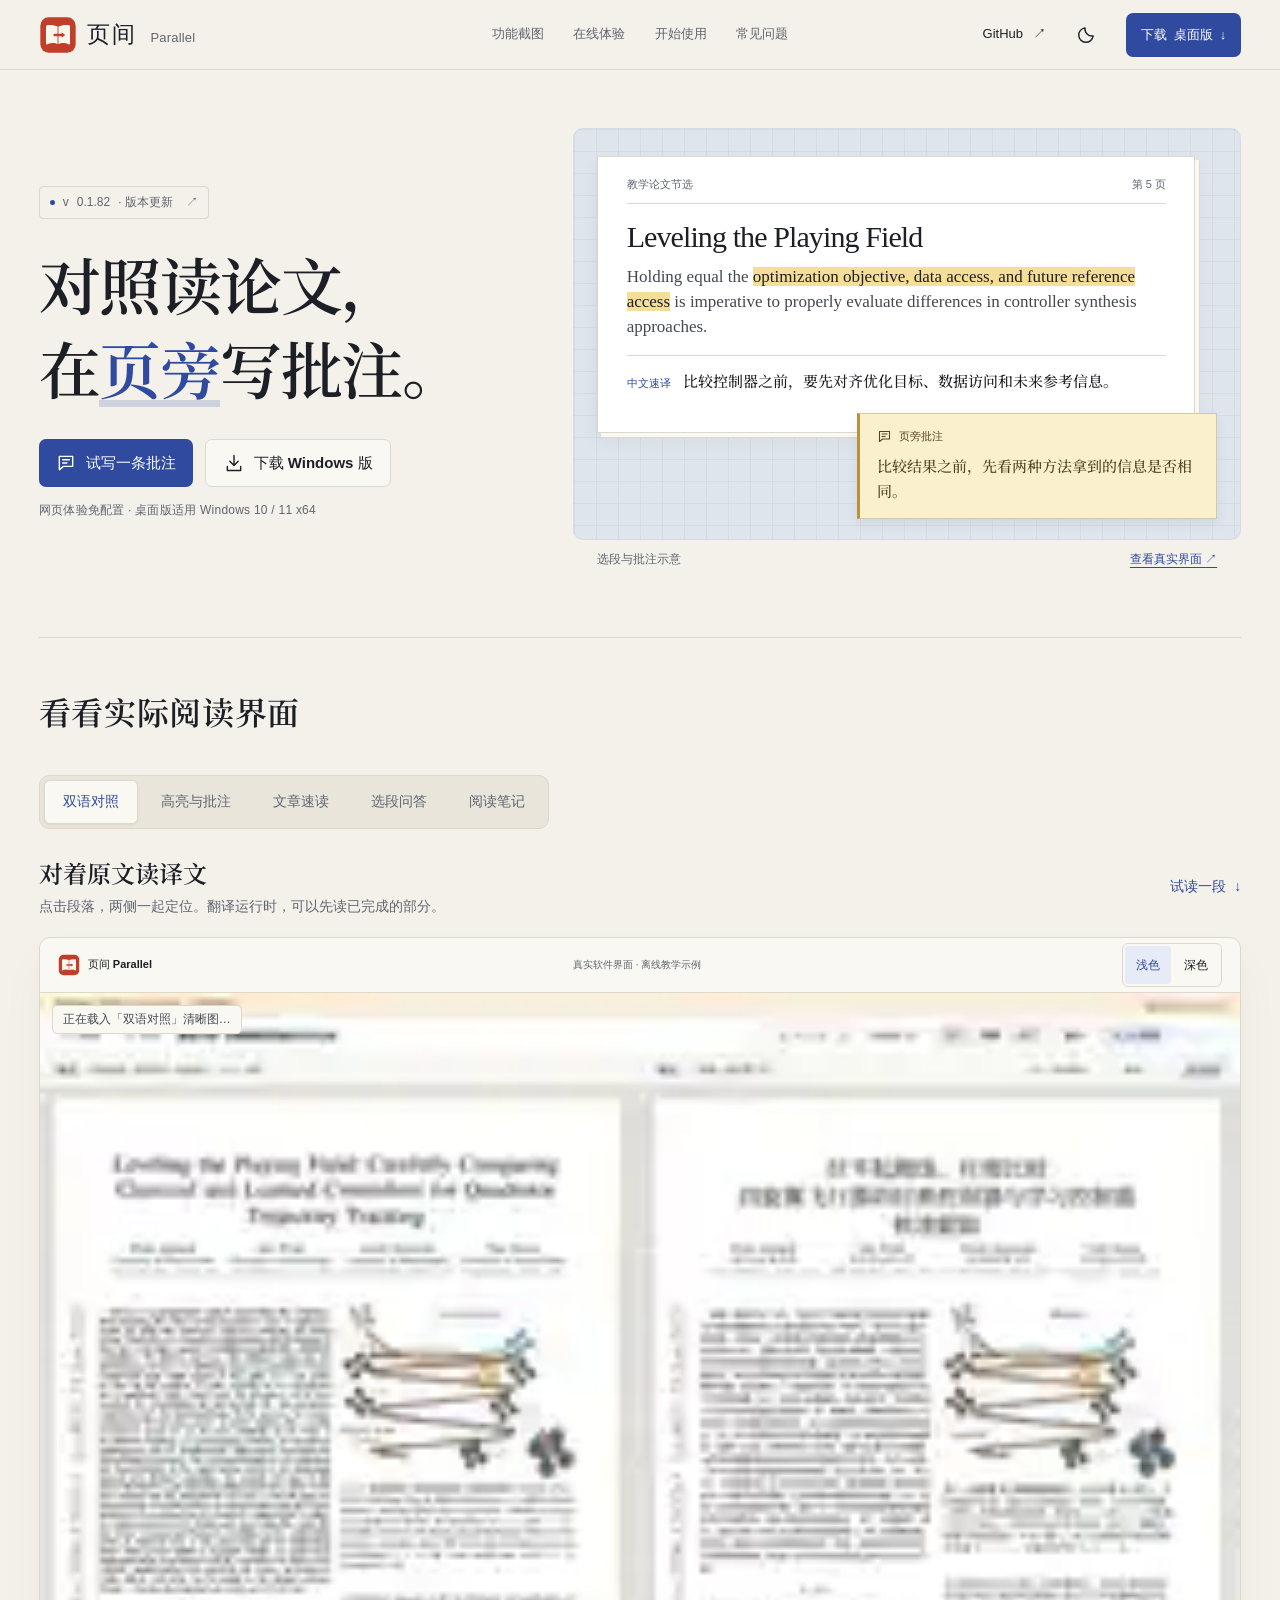
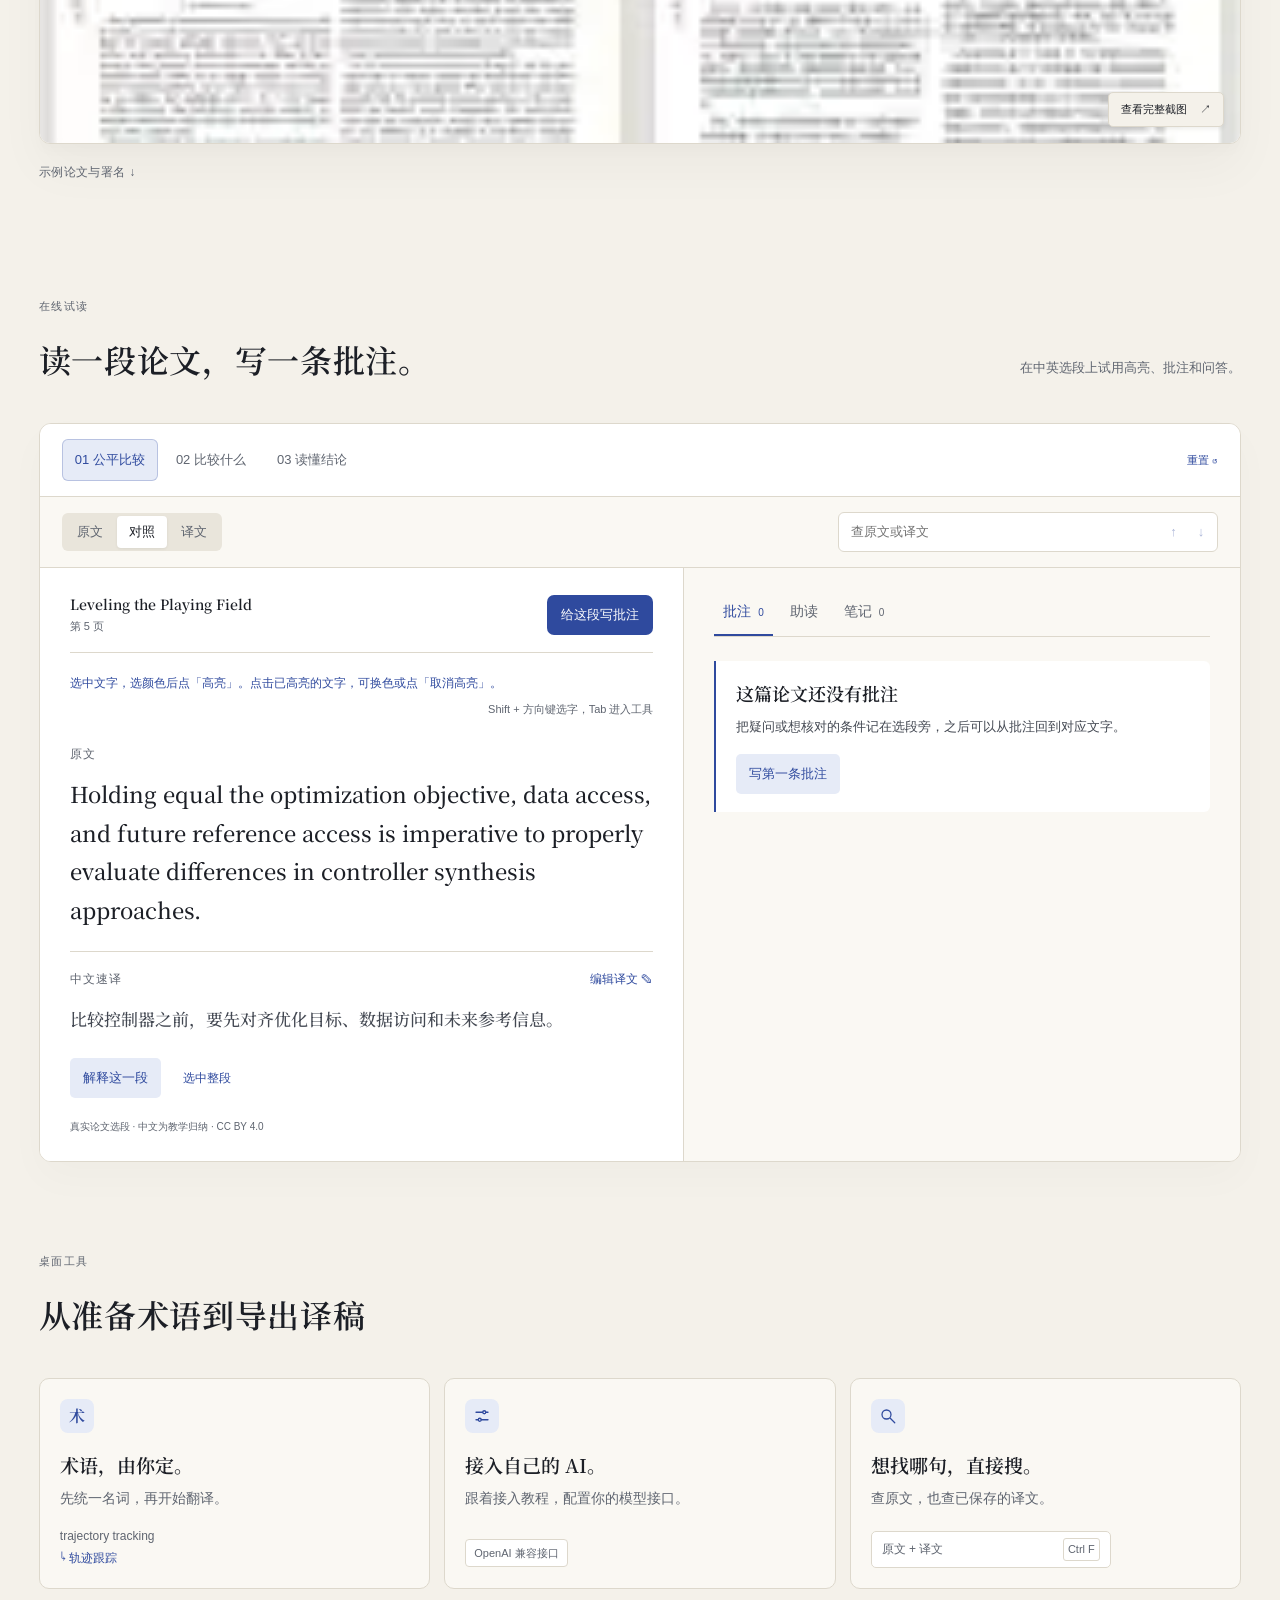
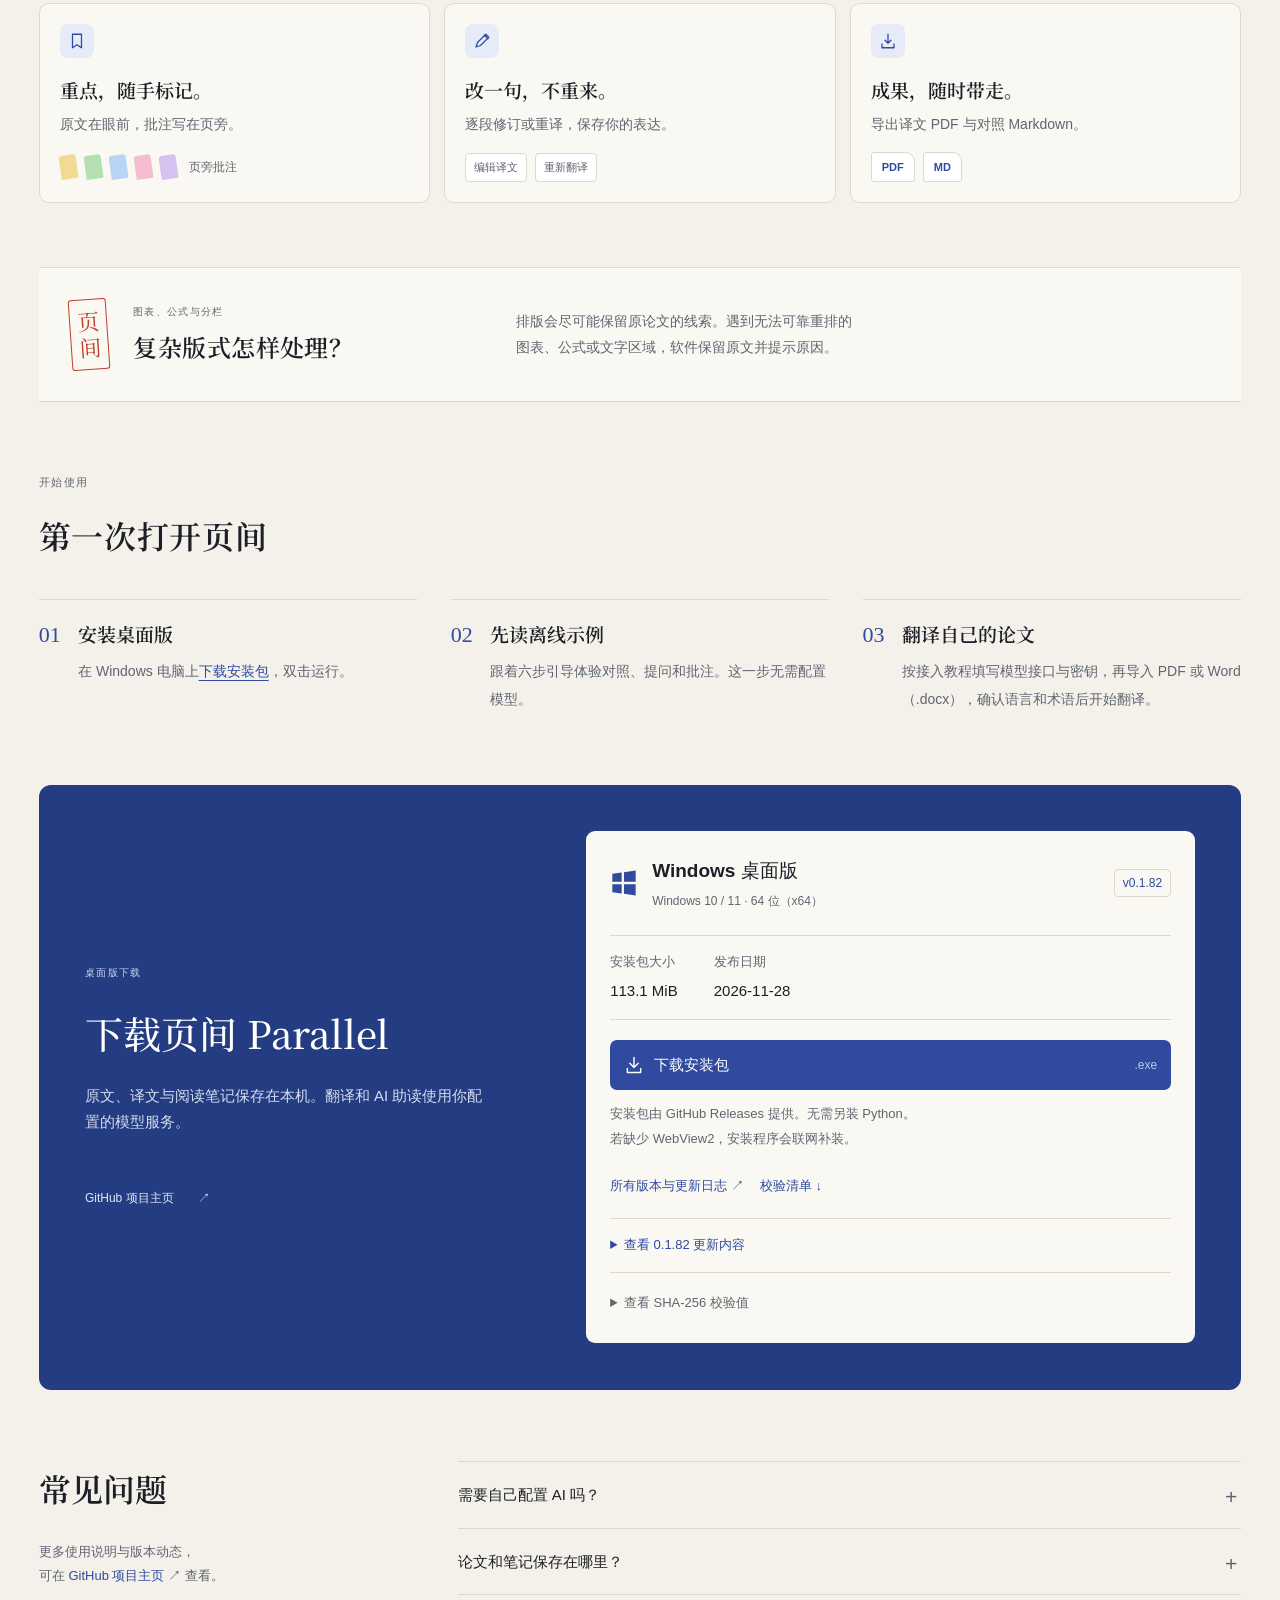
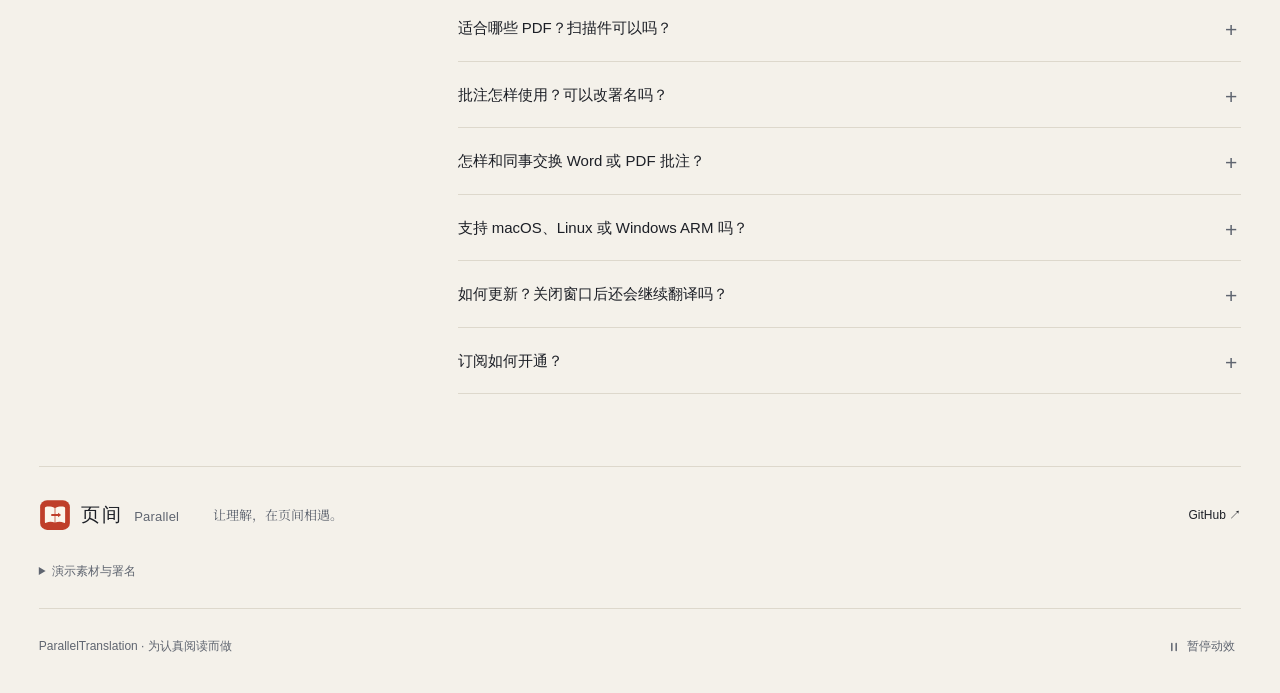
<file: index.html>
<!doctype html>
<html lang="zh-CN" data-theme="light">
<head>
  <meta charset="utf-8">
  <meta name="viewport" content="width=device-width,initial-scale=1">
  <meta name="description" content="页间 Parallel 是 Windows 上的论文对照阅读工具，支持 PDF 和 Word（.docx）。中英同步阅读，划选原句写页旁批注，从 AI 回答回到出处。可在网页上试写批注。">
  <meta name="theme-color" content="#f4f1ea">
  <meta property="og:title" content="页间 Parallel · 论文对照阅读与页旁批注">
  <meta property="og:description" content="对着原文读译文，把想法写在句子旁。在浏览器试写第一条批注，或下载 Windows 桌面版。">
  <meta property="og:type" content="website">
  <title>页间 Parallel · 论文对照阅读与页旁批注</title>
  <link rel="icon" href="assets/parallel.svg" type="image/svg+xml">
  <link rel="stylesheet" href="styles.css?v=wide-layout-1">
  <link rel="stylesheet" href="motion.css?v=scroll-motion-1">
  <link rel="stylesheet" href="features.css?v=showcase-2">
  <script src="theme.js?v=reader-ux-2"></script>
  <script src="site.js?v=showcase-2" defer></script>
  <script src="motion.js?v=scroll-motion-1" defer></script>
  <script src="features.js?v=reader-ux-4" defer></script>
</head>
<body>
  <a class="skip-link" href="#main">跳到主要内容</a>
  <header class="site-header">
    <div class="nav-wrap">
      <a class="brand" href="#" aria-label="页间 Parallel 首页"><img src="assets/parallel.svg" alt="" width="38" height="38"><span>页间 <b>Parallel</b></span></a>
      <button id="nav-toggle" class="nav-toggle" type="button" aria-expanded="false" aria-controls="site-navigation" hidden>
        <svg viewBox="0 0 24 24" aria-hidden="true"><path d="M4 7h16M4 12h16M4 17h16"/></svg>目录
      </button>
      <nav id="site-navigation" class="desktop-nav" aria-label="主导航">
        <a href="#experience">功能截图</a><a href="#try-reading">在线体验</a><a href="#start">开始使用</a><a href="#faq">常见问题</a>
      </nav>
      <div class="nav-actions">
        <a class="github-nav" href="https://github.com/XIA-J-B/ParallelTranslation" target="_blank" rel="noopener noreferrer">GitHub <span aria-hidden="true">↗</span></a>
        <button class="theme-toggle" id="theme-toggle" type="button" hidden aria-label="切换到深色主题" title="切换主题"><svg viewBox="0 0 24 24" aria-hidden="true"><path d="M20.6 13.2A8.7 8.7 0 0 1 10.8 3.4a8.7 8.7 0 1 0 9.8 9.8Z"/></svg></button>
        <a class="button small primary" href="#download">下载<span class="desktop-only">桌面版</span> <span aria-hidden="true">↓</span></a>
      </div>
    </div>
  </header>
  <main id="main">
    <section class="hero container" aria-labelledby="hero-title">
      <div class="hero-copy">
        <a class="release-note" href="https://github.com/XIA-J-B/ParallelTranslation/releases/tag/v0.1.82" target="_blank" rel="noopener noreferrer"><span class="release-dot"></span> v<span data-release-version>0.1.82</span> · 版本更新 <span aria-hidden="true">↗</span></a>
        <h1 id="hero-title"><span class="hero-line">对照读论文，</span><br><span class="hero-line">在<span class="title-accent">页旁</span>写批注。</span></h1>
        <div class="hero-actions">
          <a class="button primary large" href="#annotate-sample" data-start-annotation><svg viewBox="0 0 24 24" aria-hidden="true"><path d="M4 4h16v12H9l-5 4zM8 8h8m-8 4h5"/></svg>试写一条批注</a>
          <a class="button large hero-download download-link" href="https://github.com/XIA-J-B/ParallelTranslation/releases/download/v0.1.82/ParallelTranslation-Setup-0.1.82-x64.exe"><svg viewBox="0 0 24 24" aria-hidden="true"><path d="M12 3v12m-5-5 5 5 5-5M4 16v5h16v-5"/></svg>下载 Windows 版</a>
        </div>
        <p class="hero-meta">网页体验免配置<span aria-hidden="true"> · </span>桌面版适用 Windows 10 / 11 x64</p>
      </div>
      <figure class="reader-plate">
        <div class="plate-sheet">
          <div class="plate-folio"><span>教学论文节选</span><span>第 5 页</span></div>
          <p class="plate-title" lang="en">Leveling the Playing Field</p>
          <blockquote lang="en">Holding equal the <mark>optimization objective, data access, and future reference access</mark> is imperative to properly evaluate differences in controller synthesis approaches.</blockquote>
          <div class="plate-translation"><span>中文速译</span><p>比较控制器之前，要先对齐优化目标、数据访问和未来参考信息。</p></div>
        </div>
        <div class="plate-note"><span class="plate-label"><svg viewBox="0 0 24 24" aria-hidden="true"><path d="M4 4h16v12H9l-5 4zM8 8h8m-8 4h5"/></svg>页旁批注</span><p>比较结果之前，先看两种方法拿到的信息是否相同。</p></div>
        <figcaption><span>选段与批注示意</span><a href="#tab-annotations">查看真实界面 <span aria-hidden="true">↗</span></a></figcaption>
      </figure>
    </section>
    <section id="experience" tabindex="-1" class="experience container" aria-labelledby="experience-title">
      <div class="showcase-navigation">
        <div class="section-heading"><h2 id="experience-title">看看实际阅读界面</h2></div>
        <nav class="showcase-tabs" aria-label="探索软件功能">
          <a id="tab-reader" href="assets/reader-light.png?v=release-0.1.19" data-showcase="reader">双语对照</a>
          <a id="tab-annotations" href="assets/annotations-light.png?v=release-0.1.19" data-showcase="annotations">高亮与批注</a>
          <a id="tab-quickread" href="assets/quickread-light.png?v=release-0.1.19" data-showcase="quickread">文章速读</a>
          <a id="tab-citation" href="assets/citation-light.png?v=release-0.1.19" data-showcase="citation">选段问答</a>
          <a id="tab-notes" href="assets/notes-light.png?v=release-0.1.19" data-showcase="notes">阅读笔记</a>
        </nav>
      </div>
      <div id="showcase-panel">
      <div class="showcase-summary"><div><h3 id="showcase-title">对着原文读译文</h3><p id="showcase-description">点击段落，两侧一起定位。翻译运行时，可以先读已完成的部分。</p></div><a class="try-selection-link" id="showcase-try" href="#try-reading">试读一段 <span aria-hidden="true">↓</span></a></div>
      <div class="workbench" data-feature="reader">
        <div class="window-bar"><div class="window-brand"><img src="assets/parallel.svg" width="22" height="22" alt=""><span>页间 Parallel</span></div><span class="window-note">真实软件界面 · 离线教学示例</span><div class="preview-themes" role="group" aria-label="界面截图主题" hidden><button type="button" data-preview-theme="light" aria-pressed="true">浅色</button><button type="button" data-preview-theme="dark" aria-pressed="false">深色</button></div></div>
        <a class="screenshot-button" id="open-preview" href="assets/reader-light.png?v=release-0.1.19" aria-label="查看双语对照完整截图">
          <picture id="preview-picture" hidden><img id="reader-preview" width="1600" height="1000" alt=""></picture>
          <noscript><picture><img src="assets/reader-light.png?v=release-0.1.19" width="1600" height="1000" alt="左侧为英文原文，右侧为中文译文，两栏显示同一篇论文。"></picture></noscript>
          <span id="preview-status" role="status" hidden></span>
          <span class="enlarge-label">查看完整截图 <span aria-hidden="true">↗</span></span>
        </a>
      </div>
      <div class="preview-caption"><a href="#attribution">示例论文与署名 <span aria-hidden="true">↓</span></a></div>
      </div>
    </section>
    <section id="try-reading" tabindex="-1" class="try-reading container" aria-labelledby="try-title">
      <div class="section-heading"><div><p class="eyebrow">在线试读</p><h2 id="try-title">读一段论文，写一条批注。</h2></div><p>在中英选段上试用高亮、批注和问答。</p></div>
      <div class="reading-lab">
        <div class="lab-topbar"><div class="sample-tabs" role="group" aria-label="选择论文选段"><button type="button" data-sample="fairness" aria-pressed="true">01 公平比较</button><button type="button" data-sample="methods" aria-pressed="false">02 比较什么</button><button type="button" data-sample="tradeoff" aria-pressed="false">03 读懂结论</button></div><button id="reset-sample" class="sample-text-button" type="button">重置 ↺</button></div>
        <div class="lab-toolbar"><div class="view-switch" role="group" aria-label="阅读视图"><button type="button" data-reading-view="original" aria-pressed="false">原文</button><button type="button" data-reading-view="parallel" aria-pressed="true">对照</button><button type="button" data-reading-view="translation" aria-pressed="false">译文</button></div><form id="sample-search-form" class="sample-search" role="search"><label class="visually-hidden" for="sample-search">搜索三个选段的原文与译文</label><input id="sample-search" type="search" placeholder="查原文或译文" maxlength="100" autocomplete="off"><output id="search-count" aria-live="polite"></output><button id="previous-match" type="button" aria-label="上一个搜索结果" disabled>↑</button><button id="next-match" type="submit" aria-label="下一个搜索结果" disabled>↓</button></form></div>
        <div class="sample-workspace">
          <article class="sample-source" id="sample-source" tabindex="-1"><div class="sample-bar"><div class="sample-source-title"><strong lang="en">Leveling the Playing Field</strong><span id="sample-page">第 5 页</span></div><button id="annotate-sample" type="button" class="button primary" aria-controls="annotation-editor" disabled>给这段写批注</button></div>
            <noscript><p class="selection-hint">你可以直接阅读下面的中英选段。开启 JavaScript 后即可写批注、搜索或体验问答。</p></noscript>
            <p class="selection-hint" id="selection-hint">选中文字，选颜色后点「高亮」。点击已高亮的文字，可换色或点「取消高亮」。<kbd>Shift + 方向键选字，Tab 进入工具</kbd></p>
            <div id="original-pane" class="reading-pane"><span class="pane-label">原文</span><blockquote id="sample-quote" data-selectable="original" tabindex="0" lang="en" aria-label="可选择的原文">Holding equal the optimization objective, data access, and future reference access is imperative to properly evaluate differences in controller synthesis approaches.</blockquote></div>
            <div id="translation-pane" class="reading-pane"><div class="translation-heading"><span class="pane-label">中文速译</span><button id="edit-translation" type="button" class="sample-text-button" aria-expanded="false" aria-controls="translation-editor">编辑译文 ✎</button></div><p id="sample-translation" data-selectable="translation" tabindex="0" aria-label="可选择的中文译文">比较控制器之前，要先对齐优化目标、数据访问和未来参考信息。</p><form id="translation-editor" hidden><label class="visually-hidden" for="translation-input">修改这段译文</label><textarea id="translation-input" rows="3" maxlength="1500" required></textarea><div class="editor-actions"><button type="submit" class="sample-citation">保存修改</button><button id="cancel-translation" type="button" class="sample-text-button">取消</button><button id="restore-translation" type="button" class="sample-text-button">恢复示例</button></div></form></div>
            <div class="sample-source-actions"><button id="explain-sample" type="button" class="sample-citation">解释这一段</button><button id="select-example" type="button" class="sample-text-button">选中整段</button></div><p class="sample-source-credit">真实论文选段 · 中文为教学归纳 · CC BY 4.0</p>
          </article>
          <aside class="sample-assistant" aria-label="助读、批注与笔记"><div class="assistant-tabs" role="tablist" aria-label="阅读工具"><button id="tool-marks" type="button" role="tab" data-tool="marks" aria-selected="true" aria-controls="panel-marks">批注 <span id="mark-count">0</span></button><button id="tool-ask" type="button" role="tab" data-tool="ask" aria-selected="false" aria-controls="panel-ask" tabindex="-1">助读</button><button id="tool-notes" type="button" role="tab" data-tool="notes" aria-selected="false" aria-controls="panel-notes" tabindex="-1">笔记 <span id="note-count">0</span></button></div>
            <div id="panel-ask" role="tabpanel" aria-labelledby="tool-ask" hidden><div id="sample-reference" class="sample-reference" hidden><div><span>带着选段提问</span><button id="clear-reference" type="button" aria-label="移除引用">×</button></div><blockquote id="reference-text"></blockquote></div><p class="question-label">试着问</p><div id="sample-questions" class="question-chips"></div><div id="sample-empty"><p>选一个问题，查看这段的教学解释。</p></div><div id="sample-answer" hidden><p id="sample-question" class="sample-question"></p><h3 id="sample-answer-title"></h3><div id="answer-conditions" class="answer-conditions"></div><p id="sample-answer-copy" class="sample-answer-copy"></p><small class="answer-disclosure">选段所在段落的预置解释</small><div class="sample-answer-actions"><button id="sample-citation" type="button" class="sample-citation">↗ 查原文</button><button id="save-sample" type="button" class="sample-text-button">☆ 收藏这条理解</button></div></div></div>
            <div id="panel-marks" role="tabpanel" aria-labelledby="tool-marks">
              <section id="annotation-editor" class="sample-comment annotation-editor" aria-label="页旁批注编辑器" hidden><form id="annotation-form"><header class="sample-comment-header"><span class="sample-comment-avatar" aria-hidden="true"><svg viewBox="0 0 24 24" fill="none" stroke="currentColor" stroke-width="1.6"><circle cx="12" cy="8" r="3.5"/><path d="M5 21v-2a7 7 0 0 1 14 0v2"/></svg></span><strong>我</strong><small>草稿</small><button id="annotation-return" type="button" class="sample-text-button">回到选段 ↗</button></header><p id="annotation-context"></p><label class="visually-hidden" for="sample-annotation-input">批注内容</label><textarea id="sample-annotation-input" aria-describedby="annotation-return" rows="3" maxlength="1000" placeholder="写下你的想法…" required></textarea><div class="editor-actions"><button id="cancel-annotation" type="button" class="sample-text-button">取消</button><button type="submit" class="button primary">保存批注</button></div></form></section>
              <div id="sample-mark-list" class="sample-shelf"></div>
              <div id="marks-empty" class="marks-empty"><h3>这篇论文还没有批注</h3><p>把疑问或想核对的条件记在选段旁，之后可以从批注回到对应文字。</p><button id="start-annotation" type="button" class="sample-citation" aria-controls="annotation-editor">写第一条批注</button></div>
            </div>
            <div id="panel-notes" role="tabpanel" aria-labelledby="tool-notes" hidden><p class="shelf-intro">读懂一条，就留下一条。</p><div id="sample-note-list" class="sample-shelf"></div><p id="notes-empty" class="shelf-empty">在助读回答下点“收藏”，保留理解与出处。</p><button id="export-sample" type="button" class="button primary" disabled>导出阅读笔记 ↓</button></div>
            <p id="sample-status" class="sample-status" role="status" aria-live="polite"></p>
          </aside>
        </div>
      </div>
    </section>
    <section class="capabilities container" aria-labelledby="capabilities-title"><div class="section-heading"><div><p class="eyebrow">桌面工具</p><h2 id="capabilities-title">从准备术语到导出译稿</h2></div></div>
      <div class="capability-grid">
        <article class="capability-card"><div class="capability-icon" aria-hidden="true">术</div><h3>术语，由你定。</h3><p>先统一名词，再开始翻译。</p><div class="capability-example term-example"><span>trajectory tracking</span><span>↳ 轨迹跟踪</span></div></article>
        <article class="capability-card"><div class="capability-icon" aria-hidden="true"><svg viewBox="0 0 24 24"><path d="M4 7h9m4 0h3M4 17h3m4 0h9"/><circle cx="15" cy="7" r="2"/><circle cx="9" cy="17" r="2"/></svg></div><h3>接入自己的 AI。</h3><p>跟着接入教程，配置你的模型接口。</p><div class="capability-example"><span class="capability-tag">OpenAI 兼容接口</span></div></article>
        <article class="capability-card"><div class="capability-icon" aria-hidden="true"><svg viewBox="0 0 24 24"><circle cx="10" cy="10" r="6"/><path d="m15 15 6 6"/></svg></div><h3>想找哪句，直接搜。</h3><p>查原文，也查已保存的译文。</p><div class="capability-example search-example"><span>原文 + 译文</span><kbd>Ctrl F</kbd></div></article>
        <article class="capability-card"><div class="capability-icon" aria-hidden="true"><svg viewBox="0 0 24 24"><path d="M6 3h12v18l-6-4-6 4z"/></svg></div><h3>重点，随手标记。</h3><p>原文在眼前，批注写在页旁。</p><div class="capability-example marker-example" aria-hidden="true"><i style="--swatch:#f3da92"></i><i style="--swatch:#b4dfb1"></i><i style="--swatch:#b9d5f5"></i><i style="--swatch:#f2bed0"></i><i style="--swatch:#d5c2f0"></i><span>页旁批注</span></div></article>
        <article class="capability-card"><div class="capability-icon" aria-hidden="true"><svg viewBox="0 0 24 24"><path d="m15 4 5 5M4 20l2-6L17 3l4 4L10 18z"/></svg></div><h3>改一句，不重来。</h3><p>逐段修订或重译，保存你的表达。</p><div class="capability-example"><span class="capability-tag">编辑译文</span><span class="capability-tag">重新翻译</span></div></article>
        <article class="capability-card"><div class="capability-icon" aria-hidden="true"><svg viewBox="0 0 24 24"><path d="M12 3v12m-4-4 4 4 4-4M4 16v5h16v-5"/></svg></div><h3>成果，随时带走。</h3><p>导出译文 PDF 与对照 Markdown。</p><div class="capability-example"><span class="file-chip">PDF</span><span class="file-chip">MD</span></div></article>
      </div>
    </section>
    <section class="reading-note container" aria-labelledby="layout-title"><div class="note-seal" aria-hidden="true">页<br>间</div><div><p class="eyebrow">图表、公式与分栏</p><h2 id="layout-title">复杂版式怎样处理？</h2><p>排版会尽可能保留原论文的线索。遇到无法可靠重排的图表、公式或文字区域，软件保留原文并提示原因。</p></div></section>
    <section id="start" tabindex="-1" class="start container" aria-labelledby="start-title">
      <div class="section-heading"><div><p class="eyebrow">开始使用</p><h2 id="start-title">第一次打开页间</h2></div></div>
      <ol class="steps">
        <li><span class="step-index">01</span><h3>安装桌面版</h3><p>在 Windows 电脑上<a href="#download">下载安装包</a>，双击运行。</p></li>
        <li><span class="step-index">02</span><h3>先读离线示例</h3><p>跟着六步引导体验对照、提问和批注。这一步无需配置模型。</p></li>
        <li><span class="step-index">03</span><h3>翻译自己的论文</h3><p>按接入教程填写模型接口与密钥，再导入 PDF 或 Word（.docx），确认语言和术语后开始翻译。</p></li>
      </ol>
    </section>
    <section id="download" tabindex="-1" class="download-section container" aria-labelledby="download-title">
      <div class="download-intro"><p class="eyebrow">桌面版下载</p><h2 id="download-title">下载页间 Parallel</h2><p>原文、译文与阅读笔记保存在本机。翻译和 AI 助读使用你配置的模型服务。</p><a class="download-github" href="https://github.com/XIA-J-B/ParallelTranslation" target="_blank" rel="noopener noreferrer">GitHub 项目主页 <span aria-hidden="true">↗</span></a></div>
      <div class="download-card"><div class="download-platform"><svg class="windows-icon" viewBox="0 0 24 24" aria-hidden="true"><path d="m2 4 8-1v8H2zm10-1.3 10-1.4V11H12zM2 13h8v8l-8-1zm10 0h10v9.7l-10-1.4z"/></svg><div><h3>Windows 桌面版</h3><p>Windows 10 / 11 · 64 位（x64）</p></div><span class="version-tag">v<span data-release-version>0.1.82</span></span></div><dl class="release-details"><div><dt>安装包大小</dt><dd data-release-size>113.1 MiB</dd></div><div><dt>发布日期</dt><dd data-release-date>2026-11-28</dd></div></dl><a class="button primary download-main download-link" href="https://github.com/XIA-J-B/ParallelTranslation/releases/download/v0.1.82/ParallelTranslation-Setup-0.1.82-x64.exe"><svg viewBox="0 0 24 24" aria-hidden="true"><path d="M12 3v12m-5-5 5 5 5-5M4 16v5h16v-5"/></svg>下载安装包 <span>.exe</span></a><p class="download-help">安装包由 GitHub Releases 提供。无需另装 Python。若缺少 WebView2，安装程序会联网补装。</p><div class="release-links"><a href="https://github.com/XIA-J-B/ParallelTranslation/releases" target="_blank" rel="noopener noreferrer">所有版本与更新日志 ↗</a><a href="https://github.com/XIA-J-B/ParallelTranslation/releases/download/v0.1.82/checksums.json">校验清单 ↓</a></div><details class="release-summary"><summary>查看 0.1.82 更新内容</summary><p>修复了含有不等号的论文偶尔整页退回英文的问题。打开已翻译的论文，在阅读器的“更多”中选择“重新排版”，即可用已保存的中文重新生成 PDF。</p><p>行内分式排进中文正文时，会为分母留足空间。分段公式移动后，等号、大括号和各行条件保持对齐，“若”和“否则”对应的取值也会一并核对。</p><p>双语对照图中的例句和评分算式会保留原貌，说明文字译回对应位置。图例按线样对齐，首页的作者单位按行排版。</p><p>新翻译的双栏论文会把能确认跨栏、跨页的续句连起来翻译，减少重复词和断句。旧论文若在重新排版后仍有缺少译文的说明或断句，可在阅读器中选中对应段落补译。</p></details><details class="checksum"><summary>查看 SHA-256 校验值</summary><code id="sha256">5be7cf8bdc7f2486c56d632410f2b17f97de6a2f55b83233d3b83b3e823da36d</code><button id="copy-checksum" type="button">复制校验值</button><span id="copy-status" role="status"></span></details></div></section>
    <section id="faq" tabindex="-1" class="faq container" aria-labelledby="faq-title"><div><h2 id="faq-title">常见问题</h2><p>更多使用说明与版本动态，<br>可在 <a href="https://github.com/XIA-J-B/ParallelTranslation#readme" target="_blank" rel="noopener noreferrer">GitHub 项目主页 ↗</a> 查看。</p></div><div class="faq-list">
      <details><summary>需要自己配置 AI 吗？</summary><p>需要。论文翻译、文章速读和问答使用你配置的模型接口，支持 OpenAI 兼容的 Chat Completions 接口，也可配置自定义 HTTP JSON Agent。设置窗口提供接入教程和连接测试。模型调用费用由对应服务商计费。离线教学无需配置模型。</p></details>
      <details><summary>论文和笔记保存在哪里？</summary><p>导入的 PDF 或 DOCX、译文和笔记保存在本机。Windows 桌面版默认使用 %LOCALAPPDATA%\ParallelTranslation。执行翻译或助读时，所需文本、问题与必要的页面图像会发送到你配置的模型服务。</p></details>
      <details><summary>适合哪些 PDF？扫描件可以吗？</summary><p>支持文字 PDF，以及扫描版、文字转轮廓版和混合页面，单个文件不超过 50 MB、300 页。扫描页会识别正文，按原栏回排译文。段末可确认的网址保留在原位。图片、表格、公式及上下标周围只排入能可靠识别的正文。识别不清的区域保留原文，OCR 字符仍需核对。</p></details>
      <details><summary>批注怎样使用？可以改署名吗？</summary><p>选中文字后点「批注」，在页旁直接写下想法，正文保持可见。卡片显示头像、用户名、时间与内容，点击编号回到原文。「个人主页 → 我的账户」可修改用户名与头像；历史批注保留创建时的署名。批注与草稿保存在本机，已保存的批注可以随 Word 或 PDF 文件分享。<a href="#annotate-sample" data-start-annotation>在线试写一条批注 ↗</a></p></details>
      <details><summary>怎样和同事交换 Word 或 PDF 批注？</summary><p>在阅读器右上角点「导出」，选择 Word（.docx）或 PDF。Word 可在「审阅」中查看选区、作者和回复，继续批注或解决讨论。PDF 的高亮、便笺和回复可在支持批注的 PDF 阅读器里查看。将带批注的 DOCX 或 PDF 拖回首页，即可打开为新文档。识别到对应原论文时，也可以只合并批注。首页可直接打开 Word 制作的 DOCX，无须安装 Office。阅读中按 Ctrl+F（⌘F）可全文查找。</p></details>
      <details><summary>支持 macOS、Linux 或 Windows ARM 吗？</summary><p>目前提供 Windows 10 / 11 x64 安装包，尚未提供 macOS、Linux 和 ARM64 的桌面安装包。后续平台支持请关注 GitHub 发布页。</p></details>
      <details><summary>如何更新？关闭窗口后还会继续翻译吗？</summary><p>软件进入工作台后自动检查更新，运行中每小时检查一次，收起到托盘时也会检查并自动下载；成功检查后一小时内不重复。下载完成会轻提示，点击「安装并重启」后才保存当前任务并升级。下载可暂停续传，重启软件后可继续；新包下载失败会保留已有安装包。也可随时手动检查，或从本页下载后覆盖安装，升级默认保留本地数据。关闭窗口默认收起到系统托盘，后台任务继续运行；完全退出请使用托盘菜单。</p></details>
      <details><summary>订阅如何开通？</summary><p>新账号完成邮箱验证后，自动获得 7 天全功能免费试用，全部会员软件功能均可使用。试用与会员一样，需要自配模型接口，模型 API 费用由对应服务商计费。试用结束后，可在软件内「订阅」页面查看基础版、Pro 与 MAX 权益，购买或兑换开通会员。</p></details>
    </div></section>
  </main>
  <footer class="site-footer container"><div class="footer-top"><a class="brand" href="#"><img src="assets/parallel.svg" width="32" height="32" alt=""><span>页间 <b>Parallel</b></span></a><p>让理解，在页间相遇。</p><a href="https://github.com/XIA-J-B/ParallelTranslation" target="_blank" rel="noopener noreferrer">GitHub ↗</a></div><details id="attribution" class="attribution"><summary>演示素材与署名</summary><p>软件截图与交互选段使用离线教学论文 <a href="https://arxiv.org/abs/2506.17832v1" target="_blank" rel="noopener noreferrer"><cite>Leveling the Playing Field: Carefully Comparing Classical and Learned Controllers for Quadrotor Trajectory Tracking</cite></a>（2025），作者 Pratik Kunapuli、Jake Welde、Dinesh Jayaraman、Vijay Kumar，依 <a href="https://creativecommons.org/licenses/by/4.0/" target="_blank" rel="noopener noreferrer">CC BY 4.0</a> 展示。中文译文与预置回答为 ParallelTranslation 项目的教学改编。首屏摘录取自该论文第 5 页，批注为教学示例。</p><p>标题字体使用 Noto Serif SC，依 SIL Open Font License 1.1 分发；<a href="assets/OFL.txt">查看字体许可</a>。</p></details><div class="footer-bottom"><span>ParallelTranslation · 为认真阅读而做</span><button class="motion-control" id="motion-toggle" type="button" aria-label="暂停网页动效" hidden><svg viewBox="0 0 16 16" aria-hidden="true"><path class="motion-pause" d="M5.5 4v8M10.5 4v8"/><path class="motion-play" d="m5 3 7 5-7 5Z"/></svg><span>暂停动效</span></button></div></footer>
  <div id="selection-popover" class="selection-popover" role="toolbar" aria-label="选中文字操作" hidden>
    <div class="selection-actions">
      <button id="selection-annotate" type="button">批注</button>
      <button id="selection-explain" type="button">解释</button>
      <button id="selection-cite" type="button">引用</button>
      <button id="selection-highlight" type="button">高亮</button>
      <button id="selection-remove-highlight" type="button" hidden>取消高亮</button>
    </div>
    <div class="selection-colors" role="group" aria-label="高亮颜色">
      <button type="button" data-highlight="yellow" style="--swatch:#f2cf4c" aria-label="黄色高亮" aria-pressed="true"></button>
      <button type="button" data-highlight="green" style="--swatch:#70cf96" aria-label="绿色高亮" aria-pressed="false"></button>
      <button type="button" data-highlight="blue" style="--swatch:#7fb5f5" aria-label="蓝色高亮" aria-pressed="false"></button>
      <button type="button" data-highlight="pink" style="--swatch:#f397b8" aria-label="粉色高亮" aria-pressed="false"></button>
      <button type="button" data-highlight="purple" style="--swatch:#b39aef" aria-label="紫色高亮" aria-pressed="false"></button>
    </div>
  </div>
  <dialog id="preview-dialog" aria-labelledby="preview-heading">
    <div class="dialog-bar">
      <strong id="preview-heading">双语对照 · 浅色</strong>
      <button id="preview-size" type="button" aria-controls="preview-scroll">原始尺寸</button>
      <button id="close-preview" type="button" aria-label="关闭截图" autofocus>关闭</button>
    </div>
    <div id="preview-scroll" role="region" aria-label="截图浏览区域" tabindex="0"><img id="dialog-image" width="1600" height="1000" alt=""></div>
  </dialog>
</body>
</html>
</file>
<file: styles.css>
@font-face{font-family:ParallelSerif;src:url('assets/parallel-serif.woff2?v=reader-ux-2') format('woff2');font-weight:200 900;font-display:swap}
:root{color-scheme:light;--bg:#f4f1ea;--surface:#faf8f3;--white:#fff;--ink:#1c1f26;--ink-2:#434852;--muted:#5f6570;--line:#ddd8cc;--accent:#2f4a9e;--accent-hover:#263d86;--accent-soft:#e6ebf7;--seal:#bf3f2a;--canvas:#e9e5db;--on-accent:#fff;--serif:ParallelSerif,"Noto Serif SC","Songti SC","SimSun",Georgia,serif;--sans:"Segoe UI Variable Text","Segoe UI","PingFang SC","Microsoft YaHei",sans-serif;font-family:var(--sans);color:var(--ink);background:var(--bg);font-synthesis:none;-webkit-font-smoothing:antialiased}
:root[data-theme=dark]{color-scheme:dark;--bg:#121418;--surface:#1a1d23;--white:#20242b;--ink:#e6e7ea;--ink-2:#c1c4cb;--muted:#9fa4af;--line:#333740;--accent:#a1b6f3;--accent-hover:#bccbf6;--accent-soft:#242d45;--seal:#e0674e;--canvas:#1d2026;--on-accent:#101b3c}
*{box-sizing:border-box}html{scroll-behavior:smooth}body{margin:0;line-height:1.7}a{color:inherit;text-decoration:none}button{font:inherit;cursor:pointer;color:inherit}button,a{-webkit-tap-highlight-color:transparent}img{max-width:100%;display:block}svg{width:20px;height:20px;fill:none;stroke:currentColor;stroke-width:1.7;stroke-linecap:round;stroke-linejoin:round;flex:none}button:focus-visible,a:focus-visible,summary:focus-visible{outline:3px solid var(--accent);outline-offset:5px}::selection{background:#c3cdea;color:#1c1f26}h1,h2,h3,p{margin:0}h2{font-family:var(--serif);font-weight:600}button{border:0;background:none}.container{margin-inline:auto}.skip-link{position:fixed;left:20px;top:-80px;background:var(--accent);color:var(--on-accent);padding:10px 20px;z-index:100}.skip-link:focus{top:10px}.site-header{height:86px;border-bottom:1px solid var(--line);background:var(--bg)}.nav-wrap{height:100%;margin:auto;display:flex;align-items:center;justify-content:space-between;gap:28px}.brand{display:inline-flex;gap:10px;align-items:center;white-space:nowrap}.brand>span{font-size:23px;font-weight:650;letter-spacing:.09em}.brand b{font-size:13px;font-weight:500;color:var(--muted);letter-spacing:.015em;margin-left:5px}.desktop-nav{display:flex;gap:33px;margin-left:auto;margin-right:34px;font-size:13px;color:var(--muted)}.desktop-nav a:hover,.github-nav:hover{color:var(--accent)}.nav-actions{display:flex;align-items:center;gap:22px}.github-nav{font-size:13px}.github-nav span{margin-left:6px}.theme-toggle{width:32px;height:36px;display:grid;place-items:center;border-radius:8px}.theme-toggle:hover{background:var(--canvas)}.button{display:inline-flex;align-items:center;justify-content:center;gap:10px;border-radius:7px;font-weight:600;font-size:14px;padding:13px 22px;line-height:1.5;transition:background .18s,transform .18s}.button:hover{transform:translateY(-1px)}.button.primary{background:var(--accent);color:var(--on-accent)}.button.primary:hover{background:var(--accent-hover)}.button.small{padding:9px 15px;font-size:12px;gap:7px}.button.large{padding:16px 25px;font-size:15px}.hero{min-height:660px;padding-top:72px;padding-bottom:68px;display:grid;grid-template-columns:1fr 1.06fr;align-items:center;gap:35px}.release-note{display:inline-flex;align-items:center;gap:8px;font-size:11px;color:var(--muted);padding:5px 10px;border:1px solid var(--line);border-radius:30px;margin-bottom:30px}.release-note:hover{border-color:var(--accent)}.release-dot{width:5px;height:5px;border-radius:50%;background:var(--accent);display:inline-block}.release-note>span:last-child{margin-left:5px}.eyebrow{font-size:11px;letter-spacing:.13em;font-weight:600;color:var(--muted);margin-bottom:18px}.hero .eyebrow{letter-spacing:.18em}.hero h1{font-family:var(--serif);font-size:clamp(46px,4.5vw,65px);font-weight:600;line-height:1.43;letter-spacing:.035em}.title-accent{color:var(--accent);position:relative}.title-accent:after{content:"";position:absolute;bottom:-3px;left:0;right:0;height:4px;border-bottom:1px solid var(--accent);border-top:1px solid var(--accent);opacity:.55;transform:rotate(-2deg)}.hero-description{font-size:16px;line-height:1.95;color:var(--muted);margin-top:24px}.hero-actions{display:flex;align-items:center;gap:26px;margin-top:30px;flex-wrap:wrap}.text-link{font-size:13px;color:var(--ink-2);display:inline-flex;gap:14px;align-items:center}.text-link:hover{color:var(--accent)}.hero-meta{font-size:11px;letter-spacing:.02em;color:var(--muted);margin-top:13px}.experience{padding-top:104px;padding-bottom:82px}.section-heading{display:flex;align-items:flex-end;justify-content:space-between;gap:30px;margin-bottom:38px}.section-heading h2,.reading-note h2{font-size:32px;line-height:1.6;letter-spacing:.02em}.section-heading>p{font-size:13px;color:var(--muted);line-height:1.9;padding-bottom:4px}.workbench{border:1px solid var(--line);border-radius:11px;overflow:hidden;box-shadow:0 8px 12px #1c1f2604,0 25px 50px #1c1f2609;background:var(--surface)}.window-bar{display:flex;align-items:center;gap:20px;padding:12px 18px;border-bottom:1px solid var(--line);height:54px}.window-brand{display:flex;align-items:center;gap:8px;font-size:11px;font-weight:600}.window-note{font-size:10px;color:var(--muted);margin:auto}.preview-themes{display:flex;padding:3px;border:1px solid var(--line);border-radius:6px;gap:2px}.preview-themes button{font-size:10px;padding:3px 12px;border-radius:3px}.preview-themes button[aria-pressed=true]{color:var(--accent);background:var(--accent-soft)}.screenshot-button{display:block;width:100%;padding:0;position:relative;text-align:left}.screenshot-button>img{width:100%;height:auto;aspect-ratio:1.6;object-fit:cover;object-position:top}.enlarge-label{position:absolute;bottom:16px;right:16px;padding:7px 12px;background:var(--bg);border:1px solid var(--line);border-radius:5px;font-size:11px;box-shadow:0 2px 5px #0001}.enlarge-label>span{margin-left:10px}.preview-caption{display:flex;justify-content:space-between;gap:20px;margin:16px 0 40px;color:var(--muted);font-size:10px;letter-spacing:.03em}.preview-caption a:hover{text-decoration:underline}.feature-grid{display:grid;grid-template-columns:repeat(3,1fr);gap:40px}.feature-grid article+article{border-left:1px solid var(--line);padding-left:40px}.feature-number{font-size:12px;font-family:Georgia,serif;color:var(--accent)}.feature-grid h3{font-family:var(--serif);font-size:20px;font-weight:600;margin:12px 0 12px}.feature-grid p{font-size:13px;line-height:1.95;color:var(--muted)}.feature-detail{display:block;margin-top:22px;font-size:10px;color:var(--accent);letter-spacing:.03em}.reading-note{display:flex;align-items:center;gap:30px;border-block:1px solid var(--line);padding:38px 36px;background:var(--surface);position:relative}.note-seal{color:var(--seal);border:1px solid var(--seal);font-family:var(--serif);font-size:22px;line-height:1.2;padding:8px 7px;border-radius:3px;flex:none;transform:rotate(-4deg)}.reading-note h2{font-size:25px}.reading-note .eyebrow{margin-bottom:8px;font-size:10px}.reading-note p:last-child{font-size:13px;color:var(--muted);max-width:720px;line-height:1.9;margin-top:10px}.start{padding-top:98px;padding-bottom:94px}.steps{display:grid;grid-template-columns:repeat(3,1fr);list-style:none;gap:42px;padding:0;margin:42px 0 0}.step-index{display:flex;justify-content:space-between;border-top:1px solid var(--line);padding-top:20px;color:var(--accent);font:18px/1.5 Georgia,serif}.step-index>span{font:18px var(--sans);color:var(--muted)}.steps h3{font-family:var(--serif);font-weight:600;font-size:20px;margin:16px 0 10px}.steps p{font-size:13px;color:var(--muted);line-height:1.95;max-width:310px}.download-section{display:grid;grid-template-columns:1fr 1.15fr;background:#243d82;color:#fff;border-radius:12px;padding:54px;gap:60px;align-items:center}.download-intro .eyebrow{color:#c8d2ef;font-size:10px;letter-spacing:.14em;margin-bottom:22px}.download-intro h2{font-size:42px;line-height:1.6;font-weight:500}.download-intro>p:not(.eyebrow){color:#d5dcef;font-size:13px;margin-top:20px}.download-github{display:inline-flex;gap:24px;font-size:12px;color:#e1e7f8;margin-top:54px}.download-github:hover{text-decoration:underline}.download-card{border-radius:9px;background:var(--surface);color:var(--ink);padding:28px}.download-platform{display:flex;align-items:center;gap:14px}.windows-icon{width:28px;height:28px;fill:var(--accent);stroke:none}.download-platform h3{font-size:18px;font-weight:600}.download-platform p{font-size:10px;color:var(--muted);margin-top:4px}.version-tag{margin-left:auto;font-size:10px;color:var(--accent);border:1px solid var(--line);padding:3px 8px;border-radius:4px}.release-details{display:flex;gap:36px;margin:24px 0 20px;padding-block:15px;border-block:1px solid var(--line)}.release-details dt{font-size:10px;color:var(--muted)}.release-details dd{font-size:12px;margin:5px 0 0;font-variant-numeric:tabular-nums}.download-main{width:100%;font-size:14px;padding:14px}.download-main>span{font-size:12px;font-weight:400;opacity:.7;margin-left:auto}.download-help{font-size:10px;color:var(--muted);line-height:1.9;margin-top:12px}.release-links{display:flex;flex-wrap:wrap;gap:16px;font-size:10px;margin-top:18px;color:var(--accent)}.release-links a:hover{text-decoration:underline}.checksum{margin-top:16px;font-size:10px;color:var(--muted);border-top:1px solid var(--line);padding-top:14px}.checksum summary{cursor:pointer;width:fit-content}.checksum code{display:block;overflow-wrap:anywhere;word-break:break-all;font-size:10px;margin-top:12px;padding:10px;background:var(--bg);border:1px solid var(--line);border-radius:4px}.checksum button{font-size:10px;color:var(--accent);padding:9px 0 0}.checksum [role=status]{margin-left:12px}.faq{display:grid;grid-template-columns:1fr 1.7fr;gap:80px;padding-top:100px;padding-bottom:100px}.faq h2{font-size:32px}.faq>div>p:last-child{font-size:13px;line-height:1.9;color:var(--muted);margin-top:24px}.faq p a{color:var(--accent)}.faq-list{border-top:1px solid var(--line)}.faq-list details{border-bottom:1px solid var(--line)}.faq-list summary{cursor:pointer;list-style:none;padding:20px 28px 20px 0;font-size:14px;position:relative}.faq-list summary::-webkit-details-marker{display:none}.faq-list summary:after{content:"+";position:absolute;right:4px;top:17px;font-size:21px;font-weight:300;color:var(--muted)}.faq-list details[open] summary:after{content:"−"}.faq-list details>p{font-size:12px;line-height:1.95;color:var(--muted);padding-bottom:20px;padding-right:26px}.site-footer{border-top:1px solid var(--line);padding-top:32px;padding-bottom:28px}.footer-top{display:flex;align-items:center;gap:34px}.footer-top .brand>span{font-size:19px}.footer-top>p{font-family:var(--serif);font-size:13px;color:var(--muted)}.footer-top>a:last-child{font-size:12px;margin-left:auto}.attribution{font-size:10px;color:var(--muted);margin-top:30px;max-width:900px}.attribution summary{cursor:pointer;width:fit-content}.attribution p{margin-top:10px;line-height:1.9}.attribution a{text-decoration:underline;text-underline-offset:3px}.footer-bottom{display:flex;justify-content:space-between;gap:20px;font-size:10px;color:var(--muted);margin-top:26px;padding-top:20px;border-top:1px solid var(--line)}
#preview-dialog {
  width: min(1400px, 96vw);
  max-height: 94dvh;
  padding: 0;
  border: 1px solid var(--line);
  border-radius: 10px;
  overflow: hidden;
  background: var(--surface);
  color: var(--ink);
  box-shadow: 0 20px 80px #0005;
}
@media (max-width: 360px) {
  .site-header .brand b { display: none; }
  .hero .button.large { padding-inline: 10px; gap: 5px; font-size: 12px; }
  .hero-actions { gap: 8px; }
}
#preview-dialog[open] { display: flex; flex-direction: column; }
#preview-dialog::backdrop { background: #0d121acb; }
.dialog-bar {
  display: flex;
  flex: none;
  align-items: center;
  gap: 8px;
  padding: 6px 12px;
  border-bottom: 1px solid var(--line);
  font-size: 14px;
}
#preview-heading { margin-right: auto; overflow-wrap: anywhere; }
.dialog-bar button {
  min-height: 44px;
  padding: 6px 12px;
  flex: none;
  border-radius: 6px;
  color: var(--accent);
}
.dialog-bar button:hover, .dialog-bar button:focus-visible { background: var(--accent-soft); }
#preview-scroll { overflow: auto; overscroll-behavior: contain; min-height: 0; }
#preview-scroll:focus-visible, #open-preview:focus-visible {
  outline: 3px solid var(--accent);
  outline-offset: -3px;
}
#dialog-image {
  display: block;
  width: min(100%, calc((94dvh - 65px) * 1.6));
  height: auto;
  margin-inline: auto;
  cursor: zoom-in;
}
#preview-dialog[data-original=true] #dialog-image {
  width: 1600px;
  max-width: none;
  cursor: zoom-out;
}
body:has(#preview-dialog[open]) { overflow: hidden; }

@media(min-width:1500px){.hero{min-height:700px}}
@media(max-width:1100px){.nav-wrap,.container{width:calc(100% - 56px)}.desktop-nav{gap:22px;margin-right:0}.nav-actions{gap:16px}.hero{gap:24px;min-height:620px}.hero h1{font-size:54px}.hero-actions{gap:16px}.button.large{font-size:13px;padding:14px 18px}.hero-description{font-size:14px}.section-heading h2{font-size:29px}.download-section{gap:36px;padding:38px}.download-intro h2{font-size:36px}.download-card{padding:24px}.download-platform{gap:10px}.download-platform h3{font-size:16px}.faq{gap:50px}.feature-grid{gap:25px}.feature-grid article+article{padding-left:25px}.feature-grid h3{font-size:18px}}
@media(max-width:800px){.desktop-nav{display:none}.hero{grid-template-columns:1fr;gap:35px;padding-top:46px;padding-bottom:50px}.hero-copy{text-align:center}.hero h1{font-size:54px;line-height:1.4}.hero-actions{justify-content:center}.hero-description{font-size:15px}.hero .eyebrow{margin-bottom:12px}.hero .release-note{margin-bottom:24px}.section-heading{display:block}.section-heading>p{margin-top:16px;font-size:12px}.section-heading>p br{display:none}.experience{padding-top:65px;padding-bottom:55px}.section-heading h2{font-size:28px}.window-bar{padding:10px 12px;gap:10px}.window-note{display:none}.preview-themes{margin-left:auto}.preview-caption{font-size:9px}.feature-grid{gap:24px;grid-template-columns:1fr}.feature-grid article+article{border-left:0;padding-left:0;padding-top:22px;border-top:1px solid var(--line)}.feature-grid article{display:grid;grid-template-columns:28px 1fr;gap:0 16px}.feature-number{margin-top:3px}.feature-grid h3{margin:0 0 8px;font-size:20px}.feature-grid p,.feature-detail{grid-column:2}.feature-detail{margin-top:13px}.reading-note{padding:28px;gap:22px}.reading-note h2{font-size:23px}.start{padding-block:65px}.steps{gap:24px;margin-top:30px}.steps h3{font-size:18px}.steps p{font-size:12px}.download-section{grid-template-columns:1fr;gap:28px;padding:32px}.download-intro h2{font-size:34px}.download-intro h2 br{display:none}.download-intro>p:not(.eyebrow){margin-top:12px}.download-github{margin-top:20px}.download-intro .eyebrow{margin-bottom:12px}.download-card{padding:28px}.download-platform h3{font-size:19px}.faq{padding-block:65px;grid-template-columns:1fr;gap:28px}.faq>div>p:last-child{margin-top:15px}.footer-top{gap:22px}.footer-top>p{display:none}}
@media(max-width:480px){.container,.nav-wrap{width:calc(100% - 36px)}.site-header{height:72px}.nav-wrap{gap:12px}.brand{gap:7px}.brand>img{width:32px;height:32px}.brand>span{font-size:20px}.brand b{font-size:10px;margin-left:2px}.nav-actions{gap:10px}.github-nav{display:none}.nav-actions .small{font-size:11px;padding:8px 11px}.desktop-only{display:none}.theme-toggle{width:28px}.theme-toggle svg{width:18px}.hero{padding-top:38px;gap:26px}.hero h1{font-size:46px}.hero-description{font-size:13px;margin-top:22px}.hero .eyebrow{font-size:10px}.hero-actions{gap:20px}.button.large{padding:14px 17px;font-size:12px}.text-link{font-size:12px;gap:6px}.hero-meta{font-size:10px}.release-note{font-size:10px}.experience{padding-top:52px}.section-heading h2{font-size:25px;line-height:1.6}.eyebrow{font-size:9px;margin-bottom:13px}.window-brand{font-size:10px;gap:6px}.window-brand img{width:19px;height:19px}.window-bar{height:47px}.preview-themes button{padding:3px 9px}.preview-caption{flex-direction:column;gap:5px;margin-bottom:28px}.screenshot-button>img{aspect-ratio:1.45;object-fit:cover;object-position:top left}.enlarge-label{font-size:9px;padding:5px 8px;bottom:9px;right:9px}.feature-grid h3{font-size:18px}.feature-grid p{font-size:12px}.feature-detail{font-size:9px}.reading-note{padding:24px 20px;align-items:flex-start;gap:16px}.note-seal{font-size:18px;margin-top:6px}.reading-note h2{font-size:21px}.reading-note p:last-child{font-size:12px}.start{padding-block:52px}.steps{grid-template-columns:1fr;gap:24px}.steps li{position:relative;padding-left:52px;padding-top:22px;border-top:1px solid var(--line)}.step-index{position:absolute;left:0;top:22px;border:0;padding:0;font-size:19px}.step-index>span{display:none}.steps h3{margin-top:0;margin-bottom:7px}.steps p{max-width:none}.download-section{padding:28px 18px;gap:25px;border-radius:9px}.download-intro{padding-inline:6px}.download-intro h2{font-size:29px}.download-intro .eyebrow{font-size:8px}.download-card{padding:20px}.download-platform h3{font-size:16px}.download-platform p{font-size:9px}.version-tag{font-size:9px;padding:2px 5px}.windows-icon{width:23px;height:23px}.release-details{gap:28px}.download-main{font-size:13px;padding:13px}.faq{padding-block:52px}.faq h2{font-size:28px}.faq-list summary{font-size:13px}.footer-bottom{flex-direction:column;gap:6px;font-size:9px}.attribution{font-size:9px}.dialog-bar{gap:2px;padding:5px 8px;font-size:13px}.dialog-bar button{padding-inline:9px}}
.release-summary{border-top:1px solid var(--line);padding-top:14px;margin-top:16px;font-size:12px;line-height:1.8}.release-summary summary{cursor:pointer;color:var(--accent)}.release-summary ul{padding-left:18px;margin:12px 0}.release-summary li{margin:5px 0}.release-summary p{color:var(--muted);font-size:11px;line-height:1.8}

/* Navigation and the annotated excerpt on the landing page. */
html { scroll-padding-top: 86px; }
.site-header { position: sticky; top: 0; z-index: 20; height: 70px; }
:root { --page-gutter: clamp(28px, calc(6vw - 38px), 180px); }
.container, .nav-wrap { width: calc(100% - 2 * var(--page-gutter)); }
.desktop-nav { margin-inline: auto 18px; gap: clamp(16px, 2vw, 32px); }
.desktop-nav a, .theme-toggle, .nav-actions .button { min-height: 44px; display: inline-flex; align-items: center; }
.theme-toggle { width: 44px; justify-content: center; }
.nav-toggle[hidden] { display: none; }
.hero { grid-template-columns: minmax(0, .98fr) minmax(0, 1fr); gap: clamp(30px, 5vw, 76px); min-height: 0; padding-block: clamp(46px, 6vw, 90px); }
.hero .release-note { margin-bottom: 23px; border-radius: 4px; }
.hero h1 { line-height: 1.35; letter-spacing: -.025em; }
.title-accent:after { border: 0; height: .11em; background: currentColor; opacity: .19; bottom: .08em; transform: none; }
.hero-description { max-width: 29em; text-wrap: pretty; font-size: 17px; }
.hero-actions { gap: 12px; }
.hero .button.large { min-height: 48px; padding: 12px 18px; }
.hero-download { border: 1px solid var(--line); background: var(--surface); color: var(--ink); }
.hero-download:hover { border-color: var(--accent); color: var(--accent); }
.hero-meta { font-size: 12px; line-height: 1.7; }
.button:hover { transform: none; }
.reader-plate {
  --plate-bg: #dfe5ec;
  --plate-grid: #b8c4d044;
  --highlight: #f5de98;
  --annotation-paper: #faf0ce;
  --annotation-ink: #514323;
  position: relative;
  isolation: isolate;
  margin: 0;
  display: grid;
  padding: 28px 24px 0;
}
:root[data-theme=dark] .reader-plate {
  --plate-bg: #262f3d;
  --plate-grid: #6e7e942a;
  --highlight: #63512c;
  --annotation-paper: #443b2a;
  --annotation-ink: #f4e3b8;
}
.reader-plate::before {
  content: "";
  position: absolute;
  inset: 0 0 39px;
  z-index: -1;
  border-radius: 10px;
  border: 1px solid var(--plate-grid);
  background-color: var(--plate-bg);
  background-image: linear-gradient(var(--plate-grid) 1px, transparent 1px), linear-gradient(90deg, var(--plate-grid) 1px, transparent 1px);
  background-size: 22px 22px;
}
.plate-sheet {
  margin-right: 22px;
  padding: 18px clamp(18px, 2.2vw, 34px) 38px;
  background: var(--white);
  border: 1px solid var(--line);
  box-shadow: 4px 4px 0 var(--surface), 5px 5px 0 var(--line), 0 8px 18px #2027330e;
}
.plate-folio { display: flex; justify-content: space-between; align-items: center; font-size: 11px; color: var(--muted); padding-bottom: 10px; border-bottom: 1px solid var(--line); }
.plate-title { font: 500 clamp(22px, 2.2vw, 32px)/1.15 Georgia, serif; letter-spacing: -.03em; margin: 16px 0 9px; }
.plate-sheet blockquote { margin: 0; color: var(--ink-2); font: 16px/1.48 Georgia, serif; }
.plate-sheet mark { background: var(--highlight); color: var(--ink); box-decoration-break: clone; }
.plate-translation { display: grid; grid-template-columns: auto 1fr; align-items: baseline; gap: 12px; margin-top: 16px; padding-top: 12px; border-top: 1px solid var(--line); }
.plate-translation span { font: 600 11px/1.5 var(--sans); color: var(--accent); }
.plate-translation p { font: 500 14px/1.7 var(--serif); }
.plate-note {
  position: relative;
  justify-self: end;
  width: min(85%, 370px);
  margin: -20px 0 20px;
  padding: 12px 17px 14px;
  color: var(--annotation-ink);
  background: var(--annotation-paper);
  border: 1px solid color-mix(in srgb, var(--annotation-ink) 22%, transparent);
  border-left: 3px solid #b8913c;
  box-shadow: 0 5px 12px #20273312;
}
.plate-label { display: inline-flex; gap: 7px; align-items: center; font-size: 11px; font-weight: 650; }
.plate-label svg { width: 15px; height: 15px; }
.plate-note p { font: 500 15px/1.65 var(--serif); margin-top: 3px; }
.reader-plate figcaption { min-height: 39px; display: flex; justify-content: space-between; align-items: center; gap: 12px; font-size: 12px; color: var(--muted); }
.reader-plate figcaption a, .steps a { color: var(--accent); text-decoration: underline; text-underline-offset: 4px; }
.reader-plate figcaption a { padding: 10px 0; }
.experience { border-top: 1px solid var(--line); padding-top: 48px; }
.release-details dt, .release-links, .download-help, .checksum, .checksum button { font-size: 12px; }
.release-links a, .checksum summary { padding-block: 5px; }
.download-section { background: #243d82; }
.download-intro>p:not(.eyebrow) { font-size: 15px; max-width: 27em; }
.footer-bottom { align-items: center; }
@media (min-width: 1200px) {
  :root { --header-height: clamp(70px, calc(1.2vw + 51px), 100px); }
  html { scroll-padding-top: calc(var(--header-height) + 16px); }
  .site-header { height: var(--header-height); }
  .nav-wrap { display: grid; grid-template-columns: 1fr auto 1fr; }
  .site-header .brand { justify-self: start; }
  .site-header .brand img { width: clamp(38px, 2vw, 52px); height: auto; }
  .site-header .brand > span { font-size: clamp(23px, 1.25vw, 32px); }
  .desktop-nav { margin: 0; gap: clamp(26px, 2.3vw, 70px); }
  .nav-actions { justify-self: end; gap: clamp(18px, 1.3vw, 38px); }
  .desktop-nav a, .github-nav, .site-header .button { font-size: clamp(13px, .76vw, 19px); }

  .hero {
    grid-template-columns: minmax(0, .84fr) minmax(0, 1.16fr);
    gap: clamp(48px, 4vw, 150px);
    padding-block: clamp(44px, 6.4vh, 104px);
  }
  .hero h1 { font-size: clamp(62px, calc(3.5vw + 15px), 138px); }
  .hero-description { font-size: clamp(17px, 1vw, 30px); max-width: 29em; }
  .hero .release-note, .hero-meta, .reader-plate figcaption { font-size: clamp(12px, .66vw, 19px); }
  .hero .button.large { font-size: clamp(15px, .85vw, 23px); padding: .78em 1.15em; }
  .plate-title { font-size: clamp(30px, 2.1vw, 68px); }
  .plate-sheet blockquote { font-size: clamp(17px, 1.06vw, 34px); }
  .plate-translation p, .plate-note p { font-size: clamp(15px, .92vw, 28px); }
  .plate-folio, .plate-label, .plate-translation span { font-size: clamp(11px, .66vw, 19px); }
  .plate-note { width: min(80%, 24em); font-size: clamp(15px, .96vw, 27px); }
}
@media (min-width: 1700px) {
  /* The note has its own margin beside the source passage on wide displays. */
  .reader-plate {
    grid-template-columns: minmax(0, 1.95fr) minmax(0, .85fr);
    padding: clamp(28px, 1.9vw, 66px) clamp(24px, 1.6vw, 54px) 0;
  }
  .reader-plate::before { bottom: clamp(44px, 2.5vw, 76px); }
  .plate-sheet {
    grid-area: 1 / 1;
    margin: 0 -1em clamp(26px, 1.8vw, 60px) 0;
    padding: clamp(20px, 1.45vw, 46px) clamp(30px, 2.15vw, 74px) clamp(24px, 1.6vw, 55px) clamp(22px, 1.6vw, 55px);
  }
  .plate-translation { margin-top: 1.1em; padding-top: .9em; }
  .plate-note {
    grid-area: 1 / 2;
    align-self: center;
    width: 100%;
    margin: 1.5em 0 0;
    padding: .85em 1em;
  }
  .reader-plate figcaption {
    grid-column: 1 / -1;
    min-height: clamp(44px, 2.5vw, 76px);
  }
}
@media (max-width: 1100px) {
  .nav-wrap, .container { width: calc(100% - 56px); }
  .hero .button.large { font-size: 13px; padding-inline: 14px; }
  .hero-actions { gap: 10px; }
  .reader-plate { padding-inline: 18px; }
  .plate-sheet { margin-right: 10px; }
}
@media (max-width: 800px) {
  html { scroll-padding-top: 76px; }
  .site-header { height: auto; }
  .nav-wrap { min-height: 62px; height: auto; flex-wrap: wrap; column-gap: 8px; row-gap: 0; }
  .desktop-nav { order: 3; display: flex; width: 100%; justify-content: space-between; margin: 0; }
  .compact-nav .desktop-nav { display: none; }
  .compact-nav.menu-open .desktop-nav { position: absolute; inset: 100% 0 auto; display: grid; grid-template-columns: 1fr 1fr; gap: 0 16px; padding: 8px max(18px, calc((100vw - 680px)/2)) 12px; background: var(--surface); border-block: 1px solid var(--line); box-shadow: 0 8px 12px #15192312; }
  .nav-toggle { display: inline-flex; align-items: center; gap: 5px; min-height: 44px; padding: 0 7px; font-size: 13px; border-radius: 5px; margin-left: auto; }
  .nav-toggle svg { width: 17px; height: 17px; }
  .nav-toggle[aria-expanded=true] { background: var(--accent-soft); color: var(--accent); }
  .nav-actions { margin-left: auto; }
  .compact-nav .nav-actions { margin-left: 0; }
  .hero { grid-template-columns: minmax(0, 1fr); gap: 28px; padding-block: 35px; }
  .hero-copy { text-align: left; max-width: 540px; width: 100%; margin-inline: auto; }
  .hero-actions { justify-content: flex-start; }
  .hero-copy h1 { font-size: clamp(39px, 7.8vw, 52px); }
  .hero .release-note { margin-bottom: 14px; }
  .hero-description { margin-top: 16px; font-size: 15px; }
  .hero-actions { margin-top: 18px; }
  .reader-plate { width: min(100%, 540px); margin-inline: auto; }
  .plate-sheet { padding-bottom: 30px; }
  .plate-note { margin-bottom: 14px; }
}
@media (max-width: 480px) {
  .container { width: calc(100% - 36px); }
  .nav-wrap { width: calc(100% - 28px); }
  .nav-actions { gap: 4px; }
  .nav-actions .button { font-size: 12px; padding-inline: 12px; }
  .theme-toggle { width: 42px; }
  .hero { padding-top: 25px; gap: 18px; }
  .hero-meta { font-size: 11px; }
  .reader-plate { padding: 14px 13px 0; }
  .plate-sheet { margin-right: 8px; padding: 11px 15px 25px; }
  .plate-folio { padding-bottom: 6px; }
  .plate-title { margin: 10px 0 6px; font-size: 23px; }
  .plate-sheet blockquote { font-size: 14px; }
  .plate-translation { gap: 9px; margin-top: 10px; padding-top: 8px; }
  .plate-translation p, .plate-note p { font-size: 13px; }
  .plate-note { width: 86%; padding: 7px 11px 9px; margin-top: -13px; }
  .experience { padding-top: 32px; }
  .footer-bottom { flex-direction: row; }
}
@media (max-height: 520px) {
  .site-header { position: relative; }
  html { scroll-padding-top: 12px; }
}

/* Lower-page reading measures stay independent of the width of their panels. */
@media (min-width: 1101px) {
  .reading-note { gap: clamp(20px, 2vw, 40px); padding: clamp(27px, 2.4vw, 46px); }
  .reading-note > div:last-child {
    flex: 1; display: grid; align-items: center; grid-template-columns: minmax(0, .72fr) minmax(0, 1.45fr);
    column-gap: clamp(22px, 3vw, 72px);
  }
  .reading-note .eyebrow, .reading-note h2 { grid-column: 1; }
  .reading-note h2 { font-size: clamp(24px, 1.65vw, 34px); }
  .reading-note p:last-child { grid-column: 2; grid-row: 1 / 3; max-width: 44em; margin-top: 0; font-size: clamp(14px, .92vw, 18px); text-wrap: balance; }
  .start, .faq { padding-block: clamp(62px, 5.6vw, 104px); }
  .steps { gap: clamp(24px, 2.6vw, 64px); margin-top: clamp(20px, 2vw, 44px); }
  .steps li { display: grid; grid-template-columns: auto minmax(0, 1fr); align-content: start; column-gap: clamp(14px, 1.35vw, 32px); border-top: 1px solid var(--line); padding-top: 18px; }
  .steps .step-index { grid-column: 1; grid-row: 1 / 3; border: 0; padding: 0; font-size: clamp(22px, 1.6vw, 34px); }
  .steps h3 { grid-column: 2; margin: 0 0 8px; font-size: clamp(19px, 1.35vw, 28px); }
  .steps p { grid-column: 2; max-width: 28em; font-size: clamp(14px, .9vw, 17px); }
  .download-section { grid-template-columns: minmax(0, .85fr) minmax(0, 1.15fr); gap: clamp(34px, 4vw, 90px); padding: clamp(40px, 3.6vw, 80px); }
  .download-card { min-width: 0; padding: clamp(24px, 1.85vw, 42px); }
  .download-intro h2 { font-size: clamp(38px, 2.8vw, 62px); }
  .download-intro > p:not(.eyebrow) { font-size: clamp(15px, 1vw, 20px); }
  .download-platform h3 { font-size: clamp(19px, 1.25vw, 26px); }
  .download-platform p, .version-tag { font-size: clamp(12px, .75vw, 15px); }
  .download-help, .release-links, .release-summary, .checksum, .release-details dt, .checksum button { font-size: clamp(13px, .8vw, 16px); }
  .release-details dd, .download-main { font-size: clamp(15px, .95vw, 18px); }
  .download-help, .release-summary p, .release-summary ul { max-width: 40em; }
  .download-help { text-wrap: balance; }
  .release-summary p { font-size: inherit; }
  .faq { grid-template-columns: minmax(0, .68fr) minmax(0, 1.45fr); gap: clamp(36px, 4vw, 90px); }
  .faq-list summary { font-size: clamp(15px, 1vw, 20px); }
  .faq-list details > p { max-width: 45em; font-size: clamp(14px, .85vw, 17px); }
  .site-footer .attribution { max-width: 57em; font-size: clamp(12px, .8vw, 15px); }
  .footer-top > a:last-child, .footer-bottom { font-size: clamp(12px, .8vw, 15px); }
}
@media (min-width: 1680px) {
  .faq { grid-template-columns: minmax(0, .6fr) minmax(0, 2fr); }
  .faq-list { display: grid; grid-template-columns: repeat(2, minmax(0, 1fr)); align-items: start; column-gap: clamp(32px, 3vw, 76px); border-top: 0; }
  .faq-list details { border-top: 1px solid var(--line); border-bottom: 0; }
  .download-section { grid-template-columns: minmax(0, .68fr) minmax(0, 1.5fr); }
  .download-card {
    display: grid; align-items: center; grid-template-columns: repeat(2, minmax(0, 1fr));
    grid-template-areas: "platform meta" "install help" "links links" "changes checksum";
    gap: 20px clamp(20px, 1.8vw, 40px);
  }
  .download-platform { grid-area: platform; }
  .download-platform .version-tag { margin-left: 4px; }
  .release-details { grid-area: meta; margin: 0; padding: 0; border: 0; gap: clamp(16px, 2vw, 44px); }
  .download-main { grid-area: install; }
  .download-help { grid-area: help; margin: 0; }
  .release-links { grid-area: links; margin: 0; }
  .release-summary { grid-area: changes; }
  .checksum { grid-area: checksum; }
  .release-summary, .checksum { align-self: start; margin: 0; }
}
@media (min-width: 1101px) and (max-height: 760px) {
  .start, .faq { padding-block: 44px; }
  .download-section { padding-block: 30px; }
  .download-github { margin-top: 26px; }
  .faq-list summary { padding-block: 15px; }
  .faq-list summary::after { top: 12px; }
}
@media (min-width: 1101px) and (max-width: 1679px) and (max-height: 700px) {
  .download-card { padding-block: 20px; }
  .release-details { padding-block: 9px; margin-block: 14px; }
  .download-main { padding-block: 11px; }
  .release-links, .release-summary, .checksum { margin-top: 11px; }
}
</file>
<file: motion.css>
/* The reading controls stay still while people select text or follow an anchor. */
.motion-control {
  display: inline-flex;
  align-items: center;
  gap: 6px;
  min-height: 36px;
  margin: 0;
  padding: 4px 6px;
  color: var(--muted);
  font-size: 12px;
}
.motion-control svg { width: 14px; height: 14px; }
.motion-control[hidden], .motion-play { display: none; }
:root[data-motion=off] .motion-pause { display: none; }
:root[data-motion=off] .motion-play { display: block; }
:root[data-motion=off] { scroll-behavior: auto; }
:root[data-motion=off] *, :root[data-motion=off] *::before, :root[data-motion=off] *::after {
  animation: none !important;
  transition: none !important;
}
.hero-line { display: inline-block; max-width: 100%; }
@keyframes text-arrive {
  from { opacity: .38; translate: 0 var(--travel); }
  to { opacity: 1; translate: 0 0; }
}
@keyframes card-arrive {
  from { opacity: .58; translate: 0 var(--travel); scale: .985; }
  to { opacity: 1; translate: 0 0; scale: 1; }
}
@keyframes panel-brighten {
  from { opacity: .62; }
  to { opacity: 1; }
}
@keyframes underline-draw {
  from { scale: 0 1; }
  to { scale: 1 1; }
}
@media (prefers-reduced-motion: no-preference) {
  [data-motion-enter] {
    --travel: clamp(18px, 2.8vh, 38px);
    --arrival: cubic-bezier(.2, .72, .25, 1);
  }
  [data-motion-enter=up] { --travel: clamp(-38px, -2.8vh, -18px); }

  .hero-copy[data-motion-enter] .hero-line {
    animation: text-arrive 740ms var(--arrival) backwards;
  }
  .hero-copy[data-motion-enter] .hero-line:last-child { animation-delay: 100ms; }
  .hero-copy[data-motion-enter] .title-accent::after {
    transform-origin: left center;
    animation: underline-draw 520ms var(--arrival) 270ms backwards;
  }
  .hero-copy[data-motion-enter] .hero-description {
    animation: text-arrive 610ms var(--arrival) 150ms backwards;
  }
  .hero-copy[data-motion-enter] :is(.hero-actions, .hero-meta) {
    animation: panel-brighten 580ms ease-out 200ms backwards;
  }
  :is(.section-heading, .reading-note, .download-intro, .showcase-summary, #faq > div)[data-motion-enter] :is(h2, h3) {
    animation: text-arrive 680ms var(--arrival) backwards;
  }
  :is(.section-heading, .reading-note, .download-intro, .showcase-summary, #faq > div)[data-motion-enter] p {
    animation: text-arrive 560ms var(--arrival) 85ms backwards;
  }
  :is(.capability-card, .steps li)[data-motion-enter] {
    animation: card-arrive 650ms var(--arrival) var(--stagger, 0ms) backwards;
  }
  .steps li[data-motion-enter]:focus-within { animation-duration: 0s; animation-delay: 0s; }
  :is(.workbench, .reading-lab, .download-card, .faq-list details, .footer-top)[data-motion-enter] {
    animation: panel-brighten 560ms ease-out var(--stagger, 0ms) backwards;
  }
  :is(.capability-card, .steps li, .faq-list details):nth-child(3n + 2) { --stagger: 55ms; }
  :is(.capability-card, .steps li, .faq-list details):nth-child(3n) { --stagger: 110ms; }
  @media (min-width: 1680px) {
    .capability-card:nth-child(4) { --stagger: 150ms; }
    .capability-card:nth-child(5) { --stagger: 195ms; }
    .capability-card:nth-child(6) { --stagger: 240ms; }
  }
}
@media (prefers-reduced-motion: reduce) {
  html { scroll-behavior: auto; }
  *, *::before, *::after { animation: none !important; transition: none !important; }
}

/* Read the marked phrase first, then settle its note into the page margin. */
@keyframes plate-highlight-stroke {
  from { background-size: 0% 100%; }
  to { background-size: 100% 100%; }
}
@keyframes plate-note-settle {
  from {
    opacity: .82;
    transform: translate(3px, var(--note-travel, 7px)) rotate(var(--note-tilt, .8deg));
    box-shadow: 0 9px 17px #20273321;
  }
  to { opacity: 1; transform: none; box-shadow: 0 5px 12px #20273312; }
}
@media (prefers-reduced-motion: no-preference) {
  :root[data-motion=on] .reader-plate[data-motion-enter] .plate-sheet mark {
    -webkit-box-decoration-break: slice;
    box-decoration-break: slice;
    background: linear-gradient(var(--highlight), var(--highlight)) left center / 100% 100% no-repeat;
    animation: plate-highlight-stroke 680ms cubic-bezier(.28, .06, .36, 1) both;
  }
  :root[data-motion=on] .reader-plate[data-motion-enter=up] {
    --note-travel: -3px;
    --note-tilt: -.7deg;
  }
  :root[data-motion=on] .reader-plate[data-motion-enter] .plate-note {
    transform-origin: 88% 35%;
    animation: plate-note-settle 440ms cubic-bezier(.18, .76, .32, 1) 470ms backwards;
  }
}
</file>
<file: features.css>
/* Short labels and real product views carry the feature story. */
[hidden]{display:none!important}
.experience{padding-bottom:30px}
.showcase-tabs {
  display: flex;
  flex-wrap: wrap;
  gap: 4px;
  width: fit-content;
  max-width: 100%;
  padding: 4px;
  margin-bottom: 26px;
  background: var(--canvas);
  border: 1px solid var(--line);
  border-radius: 10px;
}
.showcase-tabs > a {
  display: grid;
  place-items: center;
  padding: 8px 18px;
  min-height: 44px;
  border: 1px solid transparent;
  border-radius: 6px;
  font-size: 14px;
  color: var(--muted);
  scroll-margin-top: clamp(88px, 12vh, 140px);
}
.showcase-tabs > a:hover { color: var(--accent); }
.showcase-tabs > a[aria-selected=true] {
  border-color: var(--line);
  color: var(--accent);
  background: var(--surface);
  box-shadow: 0 1px 3px #171a2812;
  font-weight: 650;
}
.showcase-summary {
  display: flex;
  align-items: center;
  justify-content: space-between;
  gap: 8px 24px;
  flex-wrap: wrap;
  margin-bottom: 18px;
}
.showcase-summary h3 { font: 600 24px/1.5 var(--serif); }
.showcase-summary p { font-size: 14px; color: var(--muted); margin-top: 4px; }
#showcase-try {
  display: inline-flex;
  align-items: center;
  min-height: 44px;
  gap: 8px;
  font-size: 14px;
  color: var(--accent);
  text-underline-offset: 4px;
}
#showcase-try:hover { text-decoration: underline; }
@media (max-width: 650px) {
  .experience .showcase-tabs { display: grid; grid-template-columns: repeat(6, minmax(0, 1fr)); width: 100%; gap: 2px; }
  .experience .showcase-tabs > a { grid-column: span 2; padding: 7px 2px; }
  .experience .showcase-tabs > a:nth-last-child(-n+2) { grid-column: span 3; }
  .showcase-summary h3 { font-size: 21px; }
}
.workbench .window-bar { height: auto; min-height: 54px; padding-block: 5px; }
.workbench .preview-themes { padding: 2px; }
.workbench .preview-themes button { min-height: 38px; min-width: 46px; padding: 4px 9px; font-size: 12px; }
@media (max-width: 800px) {
  .workbench[data-feature=annotations] .screenshot-button picture { aspect-ratio: 1.45; overflow: hidden; }
}
#showcase-panel:focus-visible{outline:2px solid var(--accent);outline-offset:8px;border-radius:8px}
.screenshot-button picture{display:block}
.screenshot-button picture>img{display:block;width:100%;height:auto;aspect-ratio:1.6;object-fit:contain;background:var(--surface)}
#preview-picture { position: relative; isolation: isolate; }
#preview-picture::before {
  content: "";
  position: absolute;
  z-index: -1;
  inset: 0 0 auto;
  aspect-ratio: var(--preview-ratio, 1.6);
  background: var(--surface) var(--preview-strip) var(--preview-position, 0%) top / 500% 100% no-repeat;
}
#open-preview[aria-busy=true] #reader-preview, #open-preview.preview-unavailable #reader-preview {
  visibility: hidden;
  aspect-ratio: var(--preview-ratio);
}
#preview-status {
  position: absolute;
  top: 12px; left: 12px;
  padding: 4px 10px;
  border: 1px solid var(--line);
  border-radius: 5px;
  background: var(--surface);
  color: var(--ink-2);
  font: 12px/1.6 var(--sans);
}
.experience .preview-caption { margin: 8px 0 0; font-size: 12px; }
.experience .preview-caption a { display: inline-flex; align-items: center; min-height: 40px; gap: 4px; }
.try-reading{padding-top:75px;padding-bottom:90px}
.sample-workspace{display:grid;grid-template-columns:1fr 1fr;gap:0;border:1px solid var(--line);border-radius:12px;overflow:hidden;background:var(--surface);box-shadow:0 16px 40px #1c1f2606}
.sample-source,.sample-assistant{padding:26px 30px;min-width:0;position:relative}
.sample-source{background:var(--white);border-right:1px solid var(--line);transition:box-shadow .2s}
.sample-source.is-located{box-shadow:inset 0 0 0 3px var(--accent)}
.sample-bar{display:flex;align-items:center;justify-content:space-between;gap:16px;color:var(--muted);font-size:11px;padding-bottom:16px;border-bottom:1px solid var(--line)}
.sample-bar>span:first-child{font-weight:600;color:var(--ink-2)}
.sample-bar button{font-size:10px;padding:2px 0;color:var(--muted)}
.sample-paper-title{font:15px/1.5 var(--serif);margin-top:27px;color:var(--muted)}
.sample-source blockquote{margin:14px 0 24px;font:500 25px/1.7 var(--serif);overflow-wrap:anywhere}
.sample-source mark{background:var(--sample-highlight,var(--accent-soft));color:var(--accent);padding:1px 0;box-decoration-break:clone;-webkit-box-decoration-break:clone}
.sample-source mark[data-highlight]:not([data-highlight=""]){color:#28251e}
.sample-mark-tools{display:flex;align-items:center;gap:8px;flex-wrap:wrap;margin-top:22px;padding-top:17px;border-top:1px solid var(--line)}
.sample-mark-tools>span{font-size:11px;color:var(--muted);margin-right:3px}
button[data-highlight]{width:26px;height:26px;border:4px solid var(--white);border-radius:50%;background:var(--swatch);box-shadow:0 0 0 1px var(--line);flex:none}
button[data-highlight][aria-pressed=true]{box-shadow:0 0 0 2px var(--accent)}
.sample-source-title{display:grid;gap:3px;min-width:0}
.sample-source-title strong{font:600 14px/1.45 var(--serif);color:var(--ink)}
.sample-source-title #sample-page{font-size:11px;color:var(--muted)}
.reading-lab #annotate-sample{flex:none;padding:9px 14px;min-height:40px;font-size:13px;scroll-margin-block:25vh}
.sample-annotation-editor{margin-top:17px}
.sample-annotation-editor label{display:block;font-size:11px;margin-bottom:8px;color:var(--ink-2)}
.sample-annotation-editor textarea{display:block;width:100%;box-sizing:border-box;min-height:76px;resize:vertical;border:1px solid var(--line);border-radius:6px;padding:10px 12px;background:var(--surface);color:var(--ink);font:12px/1.8 var(--sans)}
.sample-annotation-editor textarea:focus{outline:2px solid var(--accent);outline-offset:2px}
.sample-annotation-editor>div{display:flex;gap:18px;margin-top:9px}
.sample-annotation{border-left:3px solid var(--accent);padding:8px 13px 12px;margin-top:18px;background:var(--bg);border-radius:0 6px 6px 0}
.annotation-heading{display:flex;align-items:center;justify-content:space-between;gap:10px;flex-wrap:wrap}
.annotation-heading>span{display:flex;gap:12px}
.sample-annotation p{font-size:12px;line-height:1.8;overflow-wrap:anywhere;white-space:pre-wrap;margin:6px 0 8px;max-height:180px;overflow:auto}
.sample-annotation small{font-size:9px;color:var(--muted)}
.marker-example i{display:block;width:17px;height:24px;background:var(--swatch);border-radius:3px 3px 1px 1px;transform:rotate(-8deg)}
.marker-example>span{margin-left:4px}

@media(max-width:480px){.sample-mark-tools{gap:7px}button[data-highlight]{width:24px;height:24px}.sample-mark-tools>span{font-size:10px}.sample-mark-tools .sample-text-button{font-size:10px}}
.sample-translation{font-size:13px;color:var(--ink-2);padding:14px 16px;border-left:2px solid var(--accent);background:var(--bg);margin-bottom:22px;line-height:1.9}
.sample-source-actions{display:flex;align-items:center;gap:22px;flex-wrap:wrap}
.sample-source-actions .button{font-size:12px;padding:11px 17px}
.sample-text-button{font-size:11px;padding:6px 0;color:var(--accent);text-underline-offset:4px}
.sample-text-button:hover{text-decoration:underline}
.sample-source-credit{font-size:10px;color:var(--muted);margin-top:20px}
#sample-empty{display:flex;flex-direction:column;justify-content:center;align-items:center;text-align:center;min-height:320px;padding:20px 0}
.sample-spark{font-size:36px;line-height:1.3;color:var(--accent);margin-bottom:20px}
#sample-empty h3{font:600 21px/1.6 var(--serif)}
#sample-empty p{font-size:12px;color:var(--muted);margin-top:12px}
.sample-route{display:flex;align-items:center;gap:14px;font-size:10px;color:var(--muted);margin-top:28px}
.sample-route i{font-style:normal;color:var(--accent)}
.sample-question{margin-top:22px;font-size:12px;padding:11px 14px;background:var(--canvas);border-radius:7px}
#sample-answer h3{font:600 22px/1.5 var(--serif);margin:22px 0 15px}
.answer-conditions{display:grid;grid-template-columns:repeat(3,1fr);gap:8px}
.answer-conditions>span{padding:13px 9px;border:1px solid var(--line);border-radius:6px;font-size:12px;text-align:center;background:var(--white)}
.answer-conditions b{display:block;color:var(--accent);font:11px Georgia,serif;margin-bottom:9px}
.sample-answer-copy{font-size:12px;color:var(--ink-2);line-height:1.8;margin-top:16px}
.sample-answer-actions{display:flex;align-items:center;justify-content:space-between;gap:16px;margin-top:14px;flex-wrap:wrap}
.sample-citation{color:var(--accent);font-size:11px;padding:6px 8px;background:var(--accent-soft);border-radius:5px}
.sample-citation:hover{box-shadow:inset 0 0 0 1px var(--accent)}
.sample-note{border:1px solid var(--line);border-radius:8px;background:var(--white);padding:15px;margin-top:20px}
.sample-note>div{display:flex;gap:10px;align-items:center}
.note-check{display:grid;place-items:center;width:27px;height:27px;border-radius:50%;background:var(--accent-soft);color:var(--accent);flex:none}
.sample-note strong{display:block;font-size:12px;font-weight:600}
.sample-note small{display:block;font-size:9px;color:var(--muted);margin-top:3px}
.sample-note button{font-size:10px;color:var(--accent);margin-top:12px;padding:5px 0}
.sample-status{font-size:10px;color:var(--accent);min-height:18px;margin-top:12px}
.capabilities{padding-bottom:78px}
.capability-grid{display:grid;grid-template-columns:repeat(3,minmax(0,1fr));gap:16px}
.capability-card{position:relative;isolation:isolate;border:1px solid var(--line);border-radius:10px;padding:23px 24px;background:var(--surface);min-width:0;overflow:hidden}
.capability-card:before{content:"";position:absolute;inset:0;z-index:-1;pointer-events:none;background:radial-gradient(250px circle at var(--spot-x,50%) var(--spot-y,50%),var(--accent-soft),transparent 75%);opacity:0;transition:opacity .25s}
.capability-card:hover:before{opacity:1}
.capability-icon{display:grid;place-items:center;width:34px;height:34px;border-radius:8px;color:var(--accent);background:var(--accent-soft);font:600 16px var(--serif);margin-bottom:17px}
.capability-icon svg{width:18px;height:18px}
.capability-card h3{font:600 19px/1.6 var(--serif)}
.capability-card p{font-size:12px;color:var(--muted);margin-top:7px}
.capability-example{display:flex;align-items:center;flex-wrap:wrap;gap:8px;color:var(--muted);font-size:10px;margin-top:19px;min-height:30px}
.term-example{align-items:flex-start;flex-direction:column;gap:1px}
.term-example>span:last-child{color:var(--accent)}
.capability-tag{font-size:10px;border:1px solid var(--line);border-radius:4px;padding:4px 8px;background:var(--white)}
.search-example{justify-content:space-between;border:1px solid var(--line);background:var(--white);border-radius:5px;padding:6px 10px}
.search-example kbd{font-family:var(--sans);font-size:9px;border:1px solid var(--line);border-radius:3px;padding:1px 4px}
.reading-position{display:block;width:72px;height:4px;border-radius:10px;background:var(--line);overflow:hidden}.reading-position i{display:block;background:var(--accent);height:100%;width:62%}
.file-chip{font-size:9px;font-weight:600;padding:5px 10px;border:1px solid var(--line);border-radius:3px 9px 3px 3px;color:var(--accent);background:var(--white)}
@media(max-width:1100px){.sample-source,.sample-assistant{padding:24px}.sample-source blockquote{font-size:22px}.capability-card{padding:21px}.capability-card h3{font-size:18px}}
@media(max-width:800px){.screenshot-button picture>img{aspect-ratio:auto;height:auto;object-fit:contain}.workbench:not([data-feature=reader]) .screenshot-button picture{max-width:520px;margin:auto}.try-reading{padding-top:35px;padding-bottom:60px}.sample-workspace{grid-template-columns:1fr}.sample-source{border-right:0;border-bottom:1px solid var(--line)}.sample-source blockquote{font-size:23px;max-width:600px}#sample-empty{min-height:240px}.capability-grid{grid-template-columns:repeat(2,minmax(0,1fr))}.capabilities{padding-bottom:55px}.capability-card p{font-size:11px}}
@media(max-width:480px){.experience{padding-bottom:20px}.sample-source,.sample-assistant{padding:21px 19px}.sample-bar{font-size:10px}.sample-paper-title{font-size:13px;margin-top:21px}.sample-source blockquote{font-size:21px;line-height:1.7;margin-bottom:22px}.sample-source-actions{gap:20px}.sample-translation{font-size:12px}.sample-source-credit{font-size:9px}#sample-empty{min-height:225px}#sample-empty h3{font-size:19px}#sample-empty p{font-size:10px}#sample-answer h3{font-size:20px}.answer-conditions{gap:6px}.answer-conditions>span{font-size:11px;padding:12px 5px}.sample-answer-copy{font-size:11px}.sample-answer-actions{gap:10px}.sample-note{padding:12px}.sample-note strong{font-size:11px}.sample-note small{font-size:8px}.sample-source-actions .button{font-size:11px}.capability-grid{gap:10px}.capability-card{padding:17px 13px}.capability-icon{width:30px;height:30px;margin-bottom:13px}.capability-card h3{font-size:16px}.capability-card p{font-size:10px;line-height:1.9}.capability-example{font-size:9px;margin-top:15px;gap:5px;min-height:44px;align-content:flex-start}.capability-tag{font-size:8px;padding:3px 5px}.search-example{display:block;min-height:0;padding:6px}.search-example kbd{display:inline-block;margin-top:3px;margin-left:3px;font-size:8px}.reading-position{width:54px}.file-chip{font-size:8px;padding:4px 8px}.try-reading{padding-bottom:50px}}
@media(prefers-reduced-motion:reduce){.sample-source,.capability-card:before{transition:none}}

/* Keep the six desktop tools aligned as the page grows from two rows to one. */
@media (min-width: 1101px) {
  .capabilities { padding-bottom: clamp(52px, 5vw, 88px); }
  .capability-grid { gap: clamp(14px, 1.1vw, 24px); }
  .capability-card { display: flex; flex-direction: column; align-items: flex-start; padding: clamp(20px, 1.35vw, 36px); }
  .capability-card h3 { font-size: clamp(19px, 1.12vw, 26px); }
  .capability-card p { margin: 7px 0 16px; font-size: clamp(14px, .85vw, 17px); line-height: 1.65; }
  .capability-example { margin-top: auto; max-width: 100%; font-size: clamp(12px, .7vw, 15px); }
  .capability-example.search-example { width: min(100%, 20em); }
  .capability-example .capability-tag, .capability-example .file-chip, .search-example kbd { font-size: clamp(11px, .65vw, 14px); }
}
@media (min-width: 1680px) {
  .capability-grid { grid-template-columns: repeat(6, minmax(0, 1fr)); }
}
@media (min-width: 1101px) and (max-height: 760px) {
  .capabilities { padding-bottom: 40px; }
}

/* A small reader with real DOM text selection, local annotations and notes. */
.visually-hidden{position:absolute;width:1px;height:1px;padding:0;margin:-1px;overflow:hidden;clip-path:inset(50%);white-space:nowrap;border:0}
.reading-lab{border:1px solid var(--line);border-radius:12px;background:var(--surface);box-shadow:0 16px 40px #1c1f2606;overflow:hidden}
.reading-lab .sample-workspace{border:0;border-radius:0;box-shadow:none;grid-template-columns:minmax(0,1.16fr) minmax(0,1fr)}
.lab-topbar,.lab-toolbar{display:flex;align-items:center;justify-content:space-between;gap:20px;padding:15px 22px;border-bottom:1px solid var(--line)}
.lab-topbar{background:var(--white)}
.sample-tabs,.view-switch{display:flex;gap:5px;flex-wrap:wrap}
.sample-tabs button{font-size:12px;border-radius:6px;padding:9px 12px;color:var(--muted);border:1px solid transparent}
.sample-tabs button[aria-pressed=true]{color:var(--accent);background:var(--accent-soft);border-color:color-mix(in srgb,var(--accent) 25%,transparent)}
.view-switch{padding:3px;background:var(--canvas);border-radius:6px;gap:2px;flex:none}
.view-switch button{font-size:11px;padding:5px 12px;border-radius:4px;color:var(--muted)}
.view-switch button[aria-pressed=true]{background:var(--white);color:var(--ink);box-shadow:0 1px 3px #0001}
.sample-search{display:flex;align-items:center;gap:5px;max-width:380px;width:100%;background:var(--white);border:1px solid var(--line);border-radius:6px;padding:3px 5px 3px 12px}
.sample-search input{border:0;outline:none;min-width:0;width:100%;background:transparent;color:var(--ink);font:12px var(--sans);padding:6px 0}
.sample-search:focus-within{outline:2px solid var(--accent);outline-offset:2px}
.sample-search output{font-size:10px;color:var(--muted);white-space:nowrap}
.sample-search button{padding:5px 8px;font-size:13px;color:var(--accent)}
.reading-lab button:disabled{opacity:.4;cursor:default}
.selection-hint{display:flex;gap:7px;align-items:center;flex-wrap:wrap;font-size:11px;color:var(--accent);margin:20px 0}
.selection-hint kbd{font-size:9px;color:var(--muted);font-family:var(--sans);margin-left:auto}
.reading-pane{margin-top:19px}
.pane-label{font-size:10px;letter-spacing:.08em;color:var(--muted)}
.reading-lab .sample-source blockquote{font:500 22px/1.75 var(--serif);margin:9px 0 22px;user-select:text;-webkit-user-select:text;cursor:text}
.reading-lab #sample-translation{font:500 17px/1.95 var(--serif);color:var(--ink-2);margin:10px 0 23px;user-select:text;-webkit-user-select:text;cursor:text;overflow-wrap:anywhere;white-space:pre-wrap}
.reading-lab [data-selectable]::selection,.reading-lab [data-selectable] ::selection{background:#8b9bd880;color:inherit}
.reading-lab [data-selectable]:focus-visible{outline:2px solid var(--accent);outline-offset:5px;border-radius:3px}
.reading-lab .reader-mark{background:var(--sample-highlight);color:#28251e;cursor:pointer;box-decoration-break:clone;-webkit-box-decoration-break:clone}
.reading-lab .annotated-text{cursor:pointer;text-decoration:underline dotted;text-underline-offset:.2em}
.reading-lab .annotation-anchor{background:var(--sample-highlight,var(--accent-soft));text-decoration:underline;text-decoration-color:var(--accent);text-underline-offset:.18em;box-decoration-break:clone;-webkit-box-decoration-break:clone}
.reading-lab .search-hit{box-shadow:inset 0 -2px var(--accent);background:var(--accent-soft)}
.reading-lab .search-hit.current-hit{outline:1px solid var(--accent);outline-offset:1px}
.translation-heading{display:flex;align-items:center;justify-content:space-between;gap:16px;border-top:1px solid var(--line);padding-top:15px}
.translation-heading .sample-text-button{font-size:10px;padding:2px 0}
.editor-actions{display:flex;align-items:center;gap:16px;flex-wrap:wrap;margin-top:12px}
#translation-editor{margin:12px 0 22px}
#translation-input,.annotation-editor textarea{box-sizing:border-box;width:100%;min-height:80px;resize:vertical;border:1px solid var(--line);background:var(--white);color:var(--ink);border-radius:4px;font:13px/1.8 var(--sans);padding:9px}
#translation-input:focus,.annotation-editor textarea:focus{outline:2px solid var(--accent);outline-offset:2px}
.assistant-tabs{display:flex;gap:18px;border-bottom:1px solid var(--line);margin-bottom:20px}
.assistant-tabs button{padding:0 1px 13px;color:var(--muted);font-size:12px;border-bottom:2px solid transparent}
.assistant-tabs button[aria-selected=true]{color:var(--accent);border-bottom-color:var(--accent)}
.assistant-tabs span{font-size:10px;margin-left:3px}
.question-label{font-size:10px;color:var(--muted);margin-bottom:10px}
.question-chips{display:flex;gap:8px;flex-wrap:wrap}
.question-chip{font-size:11px;padding:8px 12px;border:1px solid var(--line);border-radius:20px;background:var(--white);color:var(--ink-2)}
.question-chip:hover,.question-chip[aria-pressed=true]{color:var(--accent);border-color:var(--accent);background:var(--accent-soft)}
.reading-lab #panel-ask #sample-empty{min-height:0;align-items:flex-start;padding:10px 0}
.reading-lab #sample-empty h3{font-size:19px}
.reading-lab #sample-empty p{font-size:11px;line-height:1.9}
.sample-reference{background:var(--accent-soft);border-left:2px solid var(--accent);padding:10px 12px;border-radius:0 6px 6px 0;margin-bottom:18px}
.sample-reference>div{display:flex;align-items:center;justify-content:space-between;gap:12px;font-size:10px;color:var(--accent)}
.sample-reference button{font-size:18px;line-height:1;padding:2px 4px}
.sample-reference blockquote{font:12px/1.7 var(--serif);color:var(--ink-2);max-height:100px;overflow:auto;overflow-wrap:anywhere;margin:6px 0 0}
.answer-disclosure{display:block;color:var(--muted);font-size:9px;margin-top:10px}
.reading-lab .answer-conditions>span{font-size:11px;overflow-wrap:anywhere}
.shelf-intro{font:600 18px/1.6 var(--serif);margin-bottom:18px}
.shelf-empty{font-size:12px;color:var(--muted);line-height:1.9;padding:28px 10px;text-align:center}
.marks-empty{padding:18px 20px;border-left:2px solid var(--accent);background:var(--white);border-radius:0 6px 6px 0}
.marks-empty h3{font:600 18px/1.6 var(--serif);color:var(--ink)}
.marks-empty p{font-size:13px;line-height:1.85;color:var(--ink-2);margin:7px 0 15px}
.marks-empty .sample-citation,.reading-lab #explain-sample{font-size:13px;padding:9px 13px}
.sample-shelf{display:grid;gap:12px;max-height:510px;overflow:auto;overscroll-behavior:contain;padding:2px}
.shelf-card{border:1px solid var(--line);border-left:3px solid var(--mark-color,var(--accent));border-radius:7px;background:var(--white);padding:14px;min-width:0}
.shelf-location{font-size:10px;color:var(--accent);text-align:left;line-height:1.8}
.shelf-card blockquote{font:12px/1.7 var(--serif);color:var(--muted);overflow-wrap:anywhere;max-height:110px;overflow:auto;margin:10px 0}
.shelf-card p{font-size:12px;line-height:1.8;white-space:pre-wrap;overflow-wrap:anywhere;max-height:160px;overflow:auto;margin:10px 0}
.shelf-card strong{font:600 15px/1.6 var(--serif)}
.shelf-actions{display:flex;gap:16px;margin-top:10px}
.shelf-actions button{font-size:10px;padding:2px 0}
#panel-notes #export-sample{font-size:11px;padding:10px 15px;margin-top:18px}
.lab-footnote{display:flex;justify-content:space-between;gap:14px;flex-wrap:wrap;font-size:9px;color:var(--muted);padding:13px 22px;border-top:1px solid var(--line)}
.selection-popover{position:fixed;z-index:150;display:flex;flex-direction:column;gap:4px;width:max-content;max-width:calc(100vw - 20px);box-sizing:border-box;padding:5px;border:1px solid #ffffff1a;border-radius:12px;background:#1f2421;color:#f3f4f1;box-shadow:0 10px 28px #0005;user-select:none;-webkit-user-select:none}
.selection-actions{display:flex;align-items:center;gap:2px}
.selection-actions button{flex:1 1 auto;min-height:30px;padding:5px 10px;border-radius:7px;font:500 13px/1.4 var(--sans);color:inherit;white-space:nowrap}
.selection-actions button:hover{background:#ffffff1f}
.selection-colors{display:flex;align-items:center;justify-content:center;gap:4px;padding:3px 4px 0;border-top:1px solid #ffffff26}
.selection-colors button[data-highlight]{display:grid;place-items:center;width:26px;height:26px;padding:0;margin:0;border:0;border-radius:50%;background:transparent;box-shadow:none}
.selection-colors button[data-highlight]::before{content:"";width:18px;height:18px;box-sizing:border-box;border:2px solid transparent;border-radius:50%;background:var(--swatch)}
.selection-colors button[data-highlight][aria-pressed=true]::before{border-color:#1f2421;box-shadow:0 0 0 2px #fff}
.selection-popover button:focus-visible{outline:2px solid #fff;outline-offset:2px}
@media(pointer:coarse){.selection-actions button{min-width:44px;min-height:44px;padding-inline:8px}.selection-colors{gap:2px;padding:2px 0 0}.selection-colors button[data-highlight]{width:44px;height:44px}}
.sample-comment{border:1px solid var(--line);border-left:2px solid var(--mark-color,var(--accent));border-radius:3px;padding:10px 12px;background:var(--white)}
.sample-comment-header{display:flex;align-items:center;gap:8px;margin-bottom:5px;font:12px/1.5 var(--sans)}
.sample-comment-header strong{font:600 12px/1.5 var(--sans)}
.sample-comment-header small{color:var(--muted);font-size:10px}
.sample-comment-avatar{display:grid;place-items:center;width:26px;height:26px;border-radius:50%;background:var(--accent-soft);color:var(--accent)}
.sample-comment-avatar svg{width:20px;height:20px}
.sample-comment p{margin:3px 0 8px 34px}
.sample-comment .shelf-actions{justify-content:flex-end;border-top:1px solid var(--line);padding-top:5px;margin-top:6px}
.sample-comment .shelf-location{margin-left:34px}
.annotation-editor{margin:0 0 12px}
.annotation-editor .button{font-size:11px;padding:7px 14px}
.annotation-editor .editor-actions{justify-content:flex-end;margin-top:8px}
#annotation-return{margin-left:auto;font-size:12px}
#annotation-context{display:none}
.reading-lab .annotation-editor textarea{font-size:16px}
.annotation-editor .editor-actions button{min-height:38px;font-size:13px}
.sample-comment .shelf-location,.sample-comment .shelf-actions button{font-size:12px;min-height:32px}
.reading-lab .assistant-tabs{gap:8px}
.reading-lab .assistant-tabs button{padding:6px 9px 10px;min-height:40px;font-size:14px}
.reading-lab .sample-tabs button,.reading-lab .view-switch button,.reading-lab .sample-search input{font-size:13px}
.reading-lab .pane-label,.reading-lab .selection-hint,.reading-lab .translation-heading .sample-text-button,.reading-lab #select-example{font-size:12px}
.reading-lab .selection-hint kbd{font-size:11px}
.reading-lab .annotation-anchor{text-decoration-thickness:1px}
@media(pointer:coarse){.reading-lab .sample-tabs button,.reading-lab .view-switch button,.reading-lab .sample-search button,.reading-lab .sample-text-button,.reading-lab .shelf-location,.reading-lab .assistant-tabs button{min-height:40px}.reading-lab .sample-search input{font-size:16px}}
@media(max-width:480px){.reading-lab .sample-tabs button{font-size:12px;padding-inline:6px}.reading-lab .lab-topbar{flex-wrap:wrap}.reading-lab #reset-sample{margin-left:auto}}
@media(scripting:none){.reading-lab .lab-topbar,.reading-lab .lab-toolbar,.reading-lab .sample-assistant,.reading-lab #selection-hint,.reading-lab .sample-source-actions,.reading-lab #edit-translation{display:none}.reading-lab #sample-source{grid-column:1/-1;border:0}}
@media(max-width:800px){#annotation-context{display:-webkit-box;-webkit-line-clamp:2;-webkit-box-orient:vertical;overflow:hidden;overflow-wrap:anywhere;font:14px/1.6 var(--serif);color:var(--ink-2);border-left:2px solid var(--accent);padding-left:9px;margin:12px 0}}
@media(max-width:1100px){.reading-lab .sample-workspace{grid-template-columns:1fr 1fr}.reading-lab .sample-source blockquote{font-size:20px}.selection-hint kbd{display:none}.sample-tabs button{padding:8px 10px;font-size:11px}}
@media(max-width:800px){.reading-lab .sample-workspace{grid-template-columns:1fr}.reading-lab .sample-source{border-right:0}.lab-topbar,.lab-toolbar{padding:14px 18px;gap:14px}.lab-toolbar{flex-wrap:wrap}.sample-search{max-width:none;flex:1;min-width:180px}.reading-lab .sample-source blockquote{font-size:22px}.reading-lab #sample-translation{font-size:17px}.reading-lab #sample-empty{min-height:210px}.sample-shelf{max-height:380px}.lab-footnote{padding:13px 18px}.sample-source-actions{margin-top:24px}.assistant-tabs{margin-bottom:20px}}
@media(max-width:480px){.lab-topbar{align-items:flex-start;gap:8px;padding:12px}.sample-tabs{gap:4px;flex:1}.sample-tabs button{font-size:10px;padding:7px 8px}.lab-topbar #reset-sample{font-size:10px;padding:8px 0;flex:none}.lab-toolbar{padding:12px 16px;gap:10px}.sample-search{flex-basis:100%;min-width:0}.view-switch{width:100%;justify-content:space-between}.view-switch button{flex:1}.reading-lab .sample-source,.reading-lab .sample-assistant{padding:20px 18px}.reading-lab .sample-bar{font-size:9px;gap:9px}.reading-lab .sample-source blockquote{font-size:20px;line-height:1.75}.reading-lab #sample-translation{font-size:16px}.selection-hint{font-size:10px;margin:16px 0}.reading-lab #sample-empty h3{font-size:18px}.shelf-intro{font-size:17px}.lab-footnote{font-size:8px;gap:6px}.reading-lab .sample-status{line-height:1.9}.shelf-card{padding:12px}.question-chip{font-size:10px}}

@media (min-width: 1500px) {
  .experience, .try-reading {
    display: grid;
    grid-template-columns: minmax(215px, .28fr) minmax(0, 1fr);
    align-items: start;
    column-gap: clamp(32px, 2.4vw, 96px);
  }
  .showcase-navigation, #showcase-panel, .reading-lab { min-width: 0; }
  .showcase-navigation .section-heading, .try-reading > .section-heading {
    display: block;
    margin-bottom: 24px;
  }
  .try-reading > .section-heading > p { max-width: 25em; margin-top: 16px; font-size: clamp(14px, .75vw, 19px); }
  .experience .showcase-tabs { display: grid; width: min(100%, 22rem); margin: 0; }
  .experience .showcase-tabs > a {
    display: flex;
    justify-content: flex-start;
    align-items: center;
    min-height: clamp(46px, 2.5vw, 64px);
    padding-inline: 18px;
    font-size: clamp(15px, .75vw, 20px);
  }
  .experience .showcase-tabs > a[aria-selected=true] { box-shadow: inset 3px 0 var(--accent); }
  #showcase-panel { max-width: 1602px; }
  .showcase-summary { align-items: end; }
  .showcase-summary h3 { font-size: clamp(24px, 1.3vw, 36px); }
  .showcase-summary p { max-width: 38em; font-size: clamp(14px, .75vw, 19px); }
  .reading-lab .lab-topbar, .reading-lab .lab-toolbar { padding-inline: clamp(28px, 1.6vw, 60px); }
  .reading-lab .sample-search { max-width: clamp(380px, 20vw, 640px); }
  .reading-lab :is(.sample-tabs button, .view-switch button, .assistant-tabs button, .sample-search input,
      #reset-sample, #annotate-sample, .sample-citation, #select-example, .translation-heading .sample-text-button) {
    font-size: clamp(13px, .66vw, 17px);
  }
  .reading-lab :is(.pane-label, .selection-hint, .sample-source-credit) { font-size: clamp(12px, .56vw, 15px); }
  .reading-lab .sample-source-title strong { font-size: clamp(16px, .75vw, 21px); }
  .reading-lab .sample-source, .reading-lab .sample-assistant { padding: clamp(28px, 1.6vw, 60px); }
  .reading-lab .sample-source blockquote { max-inline-size: 62ch; font-size: clamp(22px, 1.08vw, 30px); }
  .reading-lab #sample-translation { max-inline-size: 40em; font-size: clamp(18px, .87vw, 24px); }
  .reading-lab .selection-hint { justify-content: flex-start; gap: 6px 18px; }
  .reading-lab .selection-hint kbd { margin: 0; }
  .reading-lab .sample-assistant > * { max-inline-size: 48rem; }
  .reading-lab .marks-empty p, .reading-lab .sample-answer-copy { max-inline-size: 42em; font-size: clamp(14px, .75vw, 18px); }
}

@media (min-width: 2400px) {
  .experience {
    grid-template-columns: minmax(240px, 1fr) minmax(0, 1602px) minmax(235px, .86fr);
  }
  .showcase-navigation { width: min(100%, 22rem); justify-self: end; }
  #showcase-panel {
    display: grid;
    grid-column: 2 / -1;
    grid-template-columns: subgrid;
    grid-template-areas: "screenshot description" "credit description";
    align-items: start;
    max-width: none;
  }
  .workbench { grid-area: screenshot; }
  .experience .preview-caption { grid-area: credit; }
  .showcase-summary {
    grid-area: description;
    display: block;
    margin: 0;
    padding-top: 18px;
    border-top: 1px solid var(--line);
  }
  .showcase-summary p { margin-top: 10px; max-inline-size: 29em; }
  #showcase-try { margin-top: 14px; font-size: 16px; }
  .try-reading { grid-template-columns: minmax(240px, min(20%, 36rem)) minmax(0, 1fr); }
  .reading-lab .sample-workspace { grid-template-columns: minmax(0, 1.95fr) minmax(0, 1fr); }
  .reading-lab .sample-source {
    display: grid;
    grid-template-columns: repeat(2, minmax(0, 1fr));
    column-gap: clamp(24px, 1.4vw, 58px);
    align-content: start;
    align-items: start;
  }
  .reading-lab .sample-source > :not(.reading-pane) { grid-column: 1 / -1; }
  .reading-lab .reading-pane { min-width: 0; }
  .reading-lab #translation-pane { padding-inline-start: clamp(24px, 1.4vw, 58px); border-inline-start: 1px solid var(--line); }
  .reading-lab .translation-heading { border: 0; padding: 0; }
  .reading-lab .sample-source:has(.reading-pane[hidden]) .reading-pane { grid-column: 1 / -1; padding: 0; border: 0; }
  .reading-lab .sample-source-actions { margin-top: 18px; }
}
</file>
